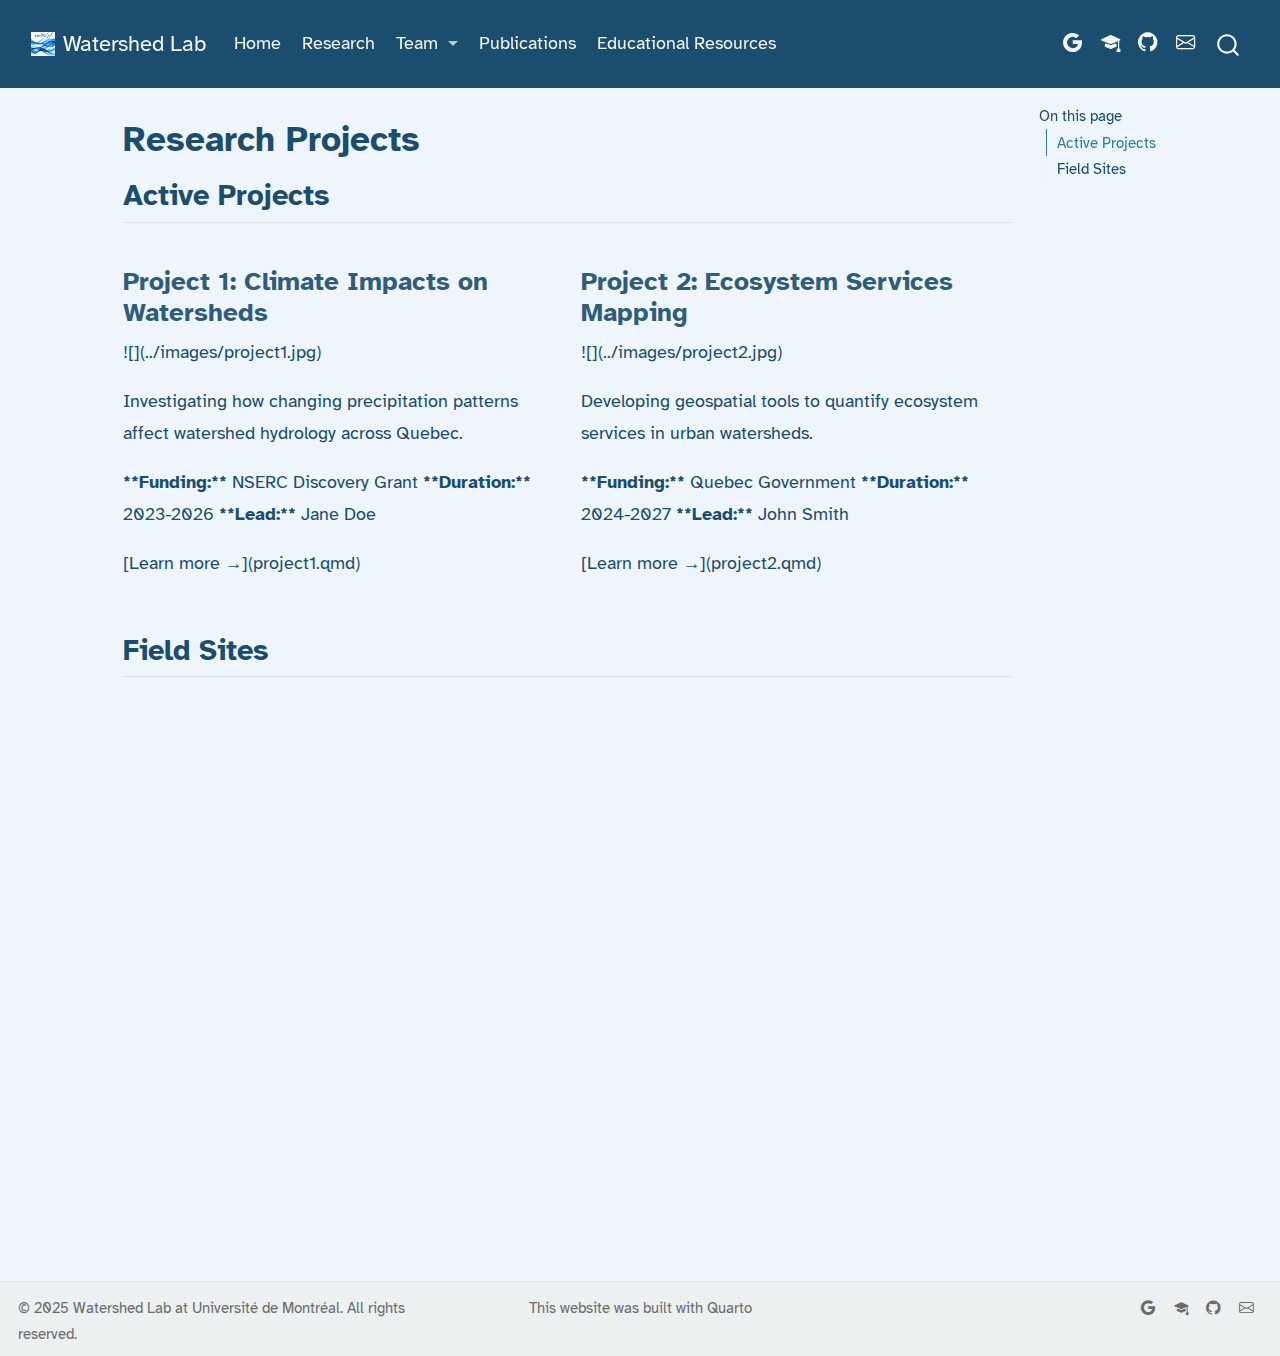
<file: docs/team/alumni/index.html>
<!DOCTYPE html>
<html xmlns="http://www.w3.org/1999/xhtml" lang="en" xml:lang="en"><head>

<meta charset="utf-8">
<meta name="generator" content="quarto-1.8.26">

<meta name="viewport" content="width=device-width, initial-scale=1.0, user-scalable=yes">


<title>Research Projects – Watershed Lab</title>
<style>
code{white-space: pre-wrap;}
span.smallcaps{font-variant: small-caps;}
div.columns{display: flex; gap: min(4vw, 1.5em);}
div.column{flex: auto; overflow-x: auto;}
div.hanging-indent{margin-left: 1.5em; text-indent: -1.5em;}
ul.task-list{list-style: none;}
ul.task-list li input[type="checkbox"] {
  width: 0.8em;
  margin: 0 0.8em 0.2em -1em; /* quarto-specific, see https://github.com/quarto-dev/quarto-cli/issues/4556 */ 
  vertical-align: middle;
}
</style>


<script src="../../site_libs/quarto-nav/quarto-nav.js"></script>
<script src="../../site_libs/quarto-nav/headroom.min.js"></script>
<script src="../../site_libs/clipboard/clipboard.min.js"></script>
<script src="../../site_libs/quarto-search/autocomplete.umd.js"></script>
<script src="../../site_libs/quarto-search/fuse.min.js"></script>
<script src="../../site_libs/quarto-search/quarto-search.js"></script>
<meta name="quarto:offset" content="../../">
<link href="../../images/temporary_logo.png" rel="icon" type="image/png">
<script src="../../site_libs/quarto-html/quarto.js" type="module"></script>
<script src="../../site_libs/quarto-html/tabsets/tabsets.js" type="module"></script>
<script src="../../site_libs/quarto-html/axe/axe-check.js" type="module"></script>
<script src="../../site_libs/quarto-html/popper.min.js"></script>
<script src="../../site_libs/quarto-html/tippy.umd.min.js"></script>
<script src="../../site_libs/quarto-html/anchor.min.js"></script>
<link href="../../site_libs/quarto-html/tippy.css" rel="stylesheet">
<link href="../../site_libs/quarto-html/quarto-syntax-highlighting-597958c53c93a607afca12fd375c57ed.css" rel="stylesheet" id="quarto-text-highlighting-styles">
<script src="../../site_libs/bootstrap/bootstrap.min.js"></script>
<link href="../../site_libs/bootstrap/bootstrap-icons.css" rel="stylesheet">
<link href="../../site_libs/bootstrap/bootstrap-74ae46bdac8f0d1e77246eab0d84a712.min.css" rel="stylesheet" append-hash="true" id="quarto-bootstrap" data-mode="light">
<script id="quarto-search-options" type="application/json">{
  "location": "navbar",
  "copy-button": false,
  "collapse-after": 3,
  "panel-placement": "end",
  "type": "overlay",
  "limit": 50,
  "keyboard-shortcut": [
    "f",
    "/",
    "s"
  ],
  "show-item-context": false,
  "language": {
    "search-no-results-text": "No results",
    "search-matching-documents-text": "matching documents",
    "search-copy-link-title": "Copy link to search",
    "search-hide-matches-text": "Hide additional matches",
    "search-more-match-text": "more match in this document",
    "search-more-matches-text": "more matches in this document",
    "search-clear-button-title": "Clear",
    "search-text-placeholder": "",
    "search-detached-cancel-button-title": "Cancel",
    "search-submit-button-title": "Submit",
    "search-label": "Search"
  }
}</script>
<style>html{ scroll-behavior: smooth; }</style>


</head>

<body class="nav-fixed quarto-light">

<div id="quarto-search-results"></div>
  <header id="quarto-header" class="headroom fixed-top">
    <nav class="navbar navbar-expand-lg " data-bs-theme="dark">
      <div class="navbar-container container-fluid">
      <div class="navbar-brand-container mx-auto">
    <a href="../../index.html" class="navbar-brand navbar-brand-logo">
    <img src="../../images/temporary_logo.png" alt="" class="navbar-logo light-content">
    <img src="../../images/temporary_logo.png" alt="" class="navbar-logo dark-content">
    </a>
    <a class="navbar-brand" href="../../index.html">
    <span class="navbar-title">Watershed Lab</span>
    </a>
  </div>
            <div id="quarto-search" class="" title="Search"></div>
          <button class="navbar-toggler" type="button" data-bs-toggle="collapse" data-bs-target="#navbarCollapse" aria-controls="navbarCollapse" role="menu" aria-expanded="false" aria-label="Toggle navigation" onclick="if (window.quartoToggleHeadroom) { window.quartoToggleHeadroom(); }">
  <span class="navbar-toggler-icon"></span>
</button>
          <div class="collapse navbar-collapse" id="navbarCollapse">
            <ul class="navbar-nav navbar-nav-scroll me-auto">
  <li class="nav-item">
    <a class="nav-link" href="../../index.html"> 
<span class="menu-text">Home</span></a>
  </li>  
  <li class="nav-item">
    <a class="nav-link" href="../../research/research.html"> 
<span class="menu-text">Research</span></a>
  </li>  
  <li class="nav-item dropdown ">
    <a class="nav-link dropdown-toggle" href="#" id="nav-menu-team" role="link" data-bs-toggle="dropdown" aria-expanded="false">
 <span class="menu-text">Team</span>
    </a>
    <ul class="dropdown-menu" aria-labelledby="nav-menu-team">    
        <li>
    <a class="dropdown-item" href="../../team/PI/PI.html">
 <span class="dropdown-text">PI | Audrey</span></a>
  </li>  
        <li>
    <a class="dropdown-item" href="../../team/members/members.html">
 <span class="dropdown-text">Members</span></a>
  </li>  
    </ul>
  </li>
  <li class="nav-item">
    <a class="nav-link" href="../../publications/publications.html"> 
<span class="menu-text">Publications</span></a>
  </li>  
  <li class="nav-item">
    <a class="nav-link" href="../../ressources/ressources.html"> 
<span class="menu-text">Educational Resources</span></a>
  </li>  
</ul>
            <ul class="navbar-nav navbar-nav-scroll ms-auto">
  <li class="nav-item compact">
    <a class="nav-link" href="https://scholar.google.com/citations?user=3rr3LlwAAAAJ&amp;hl=en"> <i class="bi bi-google" role="img">
</i> 
<span class="menu-text"></span></a>
  </li>  
  <li class="nav-item compact">
    <a class="nav-link" href="https://recherche.umontreal.ca/en/chercheur/is/in36574/"> <i class="bi bi-mortarboard-fill" role="img">
</i> 
<span class="menu-text"></span></a>
  </li>  
  <li class="nav-item compact">
    <a class="nav-link" href="https://github.com/audreycampeau"> <i class="bi bi-github" role="img">
</i> 
<span class="menu-text"></span></a>
  </li>  
  <li class="nav-item compact">
    <a class="nav-link" href="mailto:audrey.campeau@umontreal.ca"> <i class="bi bi-envelope" role="img">
</i> 
<span class="menu-text"></span></a>
  </li>  
</ul>
          </div> <!-- /navcollapse -->
            <div class="quarto-navbar-tools">
</div>
      </div> <!-- /container-fluid -->
    </nav>
</header>
<!-- content -->
<div id="quarto-content" class="quarto-container page-columns page-rows-contents page-layout-article page-navbar">
<!-- sidebar -->
<!-- margin-sidebar -->
    <div id="quarto-margin-sidebar" class="sidebar margin-sidebar">
        <nav id="TOC" role="doc-toc" class="toc-active">
    <h2 id="toc-title">On this page</h2>
   
  <ul>
  <li><a href="#active-projects" id="toc-active-projects" class="nav-link active" data-scroll-target="#active-projects">Active Projects</a></li>
  <li><a href="#field-sites" id="toc-field-sites" class="nav-link" data-scroll-target="#field-sites">Field Sites</a></li>
  </ul>
</nav>
    </div>
<!-- main -->
<main class="content" id="quarto-document-content">

<header id="title-block-header" class="quarto-title-block default">
<div class="quarto-title">
<h1 class="title">Research Projects</h1>
</div>



<div class="quarto-title-meta">

    
  
    
  </div>
  


</header>


<section id="active-projects" class="level2">
<h2 class="anchored" data-anchor-id="active-projects">Active Projects</h2>
<div class="grid">
<section id="project-1-climate-impacts-on-watersheds" class="level3 g-col-6">
<h3 class="anchored" data-anchor-id="project-1-climate-impacts-on-watersheds">Project 1: Climate Impacts on Watersheds</h3>
<p>![](../images/project1.jpg)</p>
<p>Investigating how changing precipitation patterns affect watershed hydrology across Quebec.</p>
<p><strong>**Funding:**</strong> NSERC Discovery Grant <strong>**Duration:**</strong> 2023-2026 <strong>**Lead:**</strong> Jane Doe</p>
<p>[Learn more →](project1.qmd)</p>
</section>
<section id="project-2-ecosystem-services-mapping" class="level3 g-col-6">
<h3 class="anchored" data-anchor-id="project-2-ecosystem-services-mapping">Project 2: Ecosystem Services Mapping</h3>
<p>![](../images/project2.jpg)</p>
<p>Developing geospatial tools to quantify ecosystem services in urban watersheds.</p>
<p><strong>**Funding:**</strong> Quebec Government <strong>**Duration:**</strong> 2024-2027 <strong>**Lead:**</strong> John Smith</p>
<p>[Learn more →](project2.qmd)</p>
</section>
</div>
</section>
<section id="field-sites" class="level2">
<h2 class="anchored" data-anchor-id="field-sites">Field Sites</h2>
<iframe src="https://www.google.ca/maps/d/edit?mid=1CkgXsz_RnwBhu3fuFGAUrb8hB-nOmpE&amp;ll=45.98854440917971%2C-74.01099000000002&amp;z=17" width="100%" height="480" style="border:0;" allowfullscreen="">
</iframe>


</section>

</main> <!-- /main -->
<script id="quarto-html-after-body" type="application/javascript">
  window.document.addEventListener("DOMContentLoaded", function (event) {
    const icon = "";
    const anchorJS = new window.AnchorJS();
    anchorJS.options = {
      placement: 'right',
      icon: icon
    };
    anchorJS.add('.anchored');
    const isCodeAnnotation = (el) => {
      for (const clz of el.classList) {
        if (clz.startsWith('code-annotation-')) {                     
          return true;
        }
      }
      return false;
    }
    const onCopySuccess = function(e) {
      // button target
      const button = e.trigger;
      // don't keep focus
      button.blur();
      // flash "checked"
      button.classList.add('code-copy-button-checked');
      var currentTitle = button.getAttribute("title");
      button.setAttribute("title", "Copied!");
      let tooltip;
      if (window.bootstrap) {
        button.setAttribute("data-bs-toggle", "tooltip");
        button.setAttribute("data-bs-placement", "left");
        button.setAttribute("data-bs-title", "Copied!");
        tooltip = new bootstrap.Tooltip(button, 
          { trigger: "manual", 
            customClass: "code-copy-button-tooltip",
            offset: [0, -8]});
        tooltip.show();    
      }
      setTimeout(function() {
        if (tooltip) {
          tooltip.hide();
          button.removeAttribute("data-bs-title");
          button.removeAttribute("data-bs-toggle");
          button.removeAttribute("data-bs-placement");
        }
        button.setAttribute("title", currentTitle);
        button.classList.remove('code-copy-button-checked');
      }, 1000);
      // clear code selection
      e.clearSelection();
    }
    const getTextToCopy = function(trigger) {
      const outerScaffold = trigger.parentElement.cloneNode(true);
      const codeEl = outerScaffold.querySelector('code');
      for (const childEl of codeEl.children) {
        if (isCodeAnnotation(childEl)) {
          childEl.remove();
        }
      }
      return codeEl.innerText;
    }
    const clipboard = new window.ClipboardJS('.code-copy-button:not([data-in-quarto-modal])', {
      text: getTextToCopy
    });
    clipboard.on('success', onCopySuccess);
    if (window.document.getElementById('quarto-embedded-source-code-modal')) {
      const clipboardModal = new window.ClipboardJS('.code-copy-button[data-in-quarto-modal]', {
        text: getTextToCopy,
        container: window.document.getElementById('quarto-embedded-source-code-modal')
      });
      clipboardModal.on('success', onCopySuccess);
    }
      var localhostRegex = new RegExp(/^(?:http|https):\/\/localhost\:?[0-9]*\//);
      var mailtoRegex = new RegExp(/^mailto:/);
        var filterRegex = new RegExp('/' + window.location.host + '/');
      var isInternal = (href) => {
          return filterRegex.test(href) || localhostRegex.test(href) || mailtoRegex.test(href);
      }
      // Inspect non-navigation links and adorn them if external
     var links = window.document.querySelectorAll('a[href]:not(.nav-link):not(.navbar-brand):not(.toc-action):not(.sidebar-link):not(.sidebar-item-toggle):not(.pagination-link):not(.no-external):not([aria-hidden]):not(.dropdown-item):not(.quarto-navigation-tool):not(.about-link)');
      for (var i=0; i<links.length; i++) {
        const link = links[i];
        if (!isInternal(link.href)) {
          // undo the damage that might have been done by quarto-nav.js in the case of
          // links that we want to consider external
          if (link.dataset.originalHref !== undefined) {
            link.href = link.dataset.originalHref;
          }
            // target, if specified
            link.setAttribute("target", "_blank");
            if (link.getAttribute("rel") === null) {
              link.setAttribute("rel", "noopener");
            }
        }
      }
    function tippyHover(el, contentFn, onTriggerFn, onUntriggerFn) {
      const config = {
        allowHTML: true,
        maxWidth: 500,
        delay: 100,
        arrow: false,
        appendTo: function(el) {
            return el.parentElement;
        },
        interactive: true,
        interactiveBorder: 10,
        theme: 'quarto',
        placement: 'bottom-start',
      };
      if (contentFn) {
        config.content = contentFn;
      }
      if (onTriggerFn) {
        config.onTrigger = onTriggerFn;
      }
      if (onUntriggerFn) {
        config.onUntrigger = onUntriggerFn;
      }
      window.tippy(el, config); 
    }
    const noterefs = window.document.querySelectorAll('a[role="doc-noteref"]');
    for (var i=0; i<noterefs.length; i++) {
      const ref = noterefs[i];
      tippyHover(ref, function() {
        // use id or data attribute instead here
        let href = ref.getAttribute('data-footnote-href') || ref.getAttribute('href');
        try { href = new URL(href).hash; } catch {}
        const id = href.replace(/^#\/?/, "");
        const note = window.document.getElementById(id);
        if (note) {
          return note.innerHTML;
        } else {
          return "";
        }
      });
    }
    const xrefs = window.document.querySelectorAll('a.quarto-xref');
    const processXRef = (id, note) => {
      // Strip column container classes
      const stripColumnClz = (el) => {
        el.classList.remove("page-full", "page-columns");
        if (el.children) {
          for (const child of el.children) {
            stripColumnClz(child);
          }
        }
      }
      stripColumnClz(note)
      if (id === null || id.startsWith('sec-')) {
        // Special case sections, only their first couple elements
        const container = document.createElement("div");
        if (note.children && note.children.length > 2) {
          container.appendChild(note.children[0].cloneNode(true));
          for (let i = 1; i < note.children.length; i++) {
            const child = note.children[i];
            if (child.tagName === "P" && child.innerText === "") {
              continue;
            } else {
              container.appendChild(child.cloneNode(true));
              break;
            }
          }
          if (window.Quarto?.typesetMath) {
            window.Quarto.typesetMath(container);
          }
          return container.innerHTML
        } else {
          if (window.Quarto?.typesetMath) {
            window.Quarto.typesetMath(note);
          }
          return note.innerHTML;
        }
      } else {
        // Remove any anchor links if they are present
        const anchorLink = note.querySelector('a.anchorjs-link');
        if (anchorLink) {
          anchorLink.remove();
        }
        if (window.Quarto?.typesetMath) {
          window.Quarto.typesetMath(note);
        }
        if (note.classList.contains("callout")) {
          return note.outerHTML;
        } else {
          return note.innerHTML;
        }
      }
    }
    for (var i=0; i<xrefs.length; i++) {
      const xref = xrefs[i];
      tippyHover(xref, undefined, function(instance) {
        instance.disable();
        let url = xref.getAttribute('href');
        let hash = undefined; 
        if (url.startsWith('#')) {
          hash = url;
        } else {
          try { hash = new URL(url).hash; } catch {}
        }
        if (hash) {
          const id = hash.replace(/^#\/?/, "");
          const note = window.document.getElementById(id);
          if (note !== null) {
            try {
              const html = processXRef(id, note.cloneNode(true));
              instance.setContent(html);
            } finally {
              instance.enable();
              instance.show();
            }
          } else {
            // See if we can fetch this
            fetch(url.split('#')[0])
            .then(res => res.text())
            .then(html => {
              const parser = new DOMParser();
              const htmlDoc = parser.parseFromString(html, "text/html");
              const note = htmlDoc.getElementById(id);
              if (note !== null) {
                const html = processXRef(id, note);
                instance.setContent(html);
              } 
            }).finally(() => {
              instance.enable();
              instance.show();
            });
          }
        } else {
          // See if we can fetch a full url (with no hash to target)
          // This is a special case and we should probably do some content thinning / targeting
          fetch(url)
          .then(res => res.text())
          .then(html => {
            const parser = new DOMParser();
            const htmlDoc = parser.parseFromString(html, "text/html");
            const note = htmlDoc.querySelector('main.content');
            if (note !== null) {
              // This should only happen for chapter cross references
              // (since there is no id in the URL)
              // remove the first header
              if (note.children.length > 0 && note.children[0].tagName === "HEADER") {
                note.children[0].remove();
              }
              const html = processXRef(null, note);
              instance.setContent(html);
            } 
          }).finally(() => {
            instance.enable();
            instance.show();
          });
        }
      }, function(instance) {
      });
    }
        let selectedAnnoteEl;
        const selectorForAnnotation = ( cell, annotation) => {
          let cellAttr = 'data-code-cell="' + cell + '"';
          let lineAttr = 'data-code-annotation="' +  annotation + '"';
          const selector = 'span[' + cellAttr + '][' + lineAttr + ']';
          return selector;
        }
        const selectCodeLines = (annoteEl) => {
          const doc = window.document;
          const targetCell = annoteEl.getAttribute("data-target-cell");
          const targetAnnotation = annoteEl.getAttribute("data-target-annotation");
          const annoteSpan = window.document.querySelector(selectorForAnnotation(targetCell, targetAnnotation));
          const lines = annoteSpan.getAttribute("data-code-lines").split(",");
          const lineIds = lines.map((line) => {
            return targetCell + "-" + line;
          })
          let top = null;
          let height = null;
          let parent = null;
          if (lineIds.length > 0) {
              //compute the position of the single el (top and bottom and make a div)
              const el = window.document.getElementById(lineIds[0]);
              top = el.offsetTop;
              height = el.offsetHeight;
              parent = el.parentElement.parentElement;
            if (lineIds.length > 1) {
              const lastEl = window.document.getElementById(lineIds[lineIds.length - 1]);
              const bottom = lastEl.offsetTop + lastEl.offsetHeight;
              height = bottom - top;
            }
            if (top !== null && height !== null && parent !== null) {
              // cook up a div (if necessary) and position it 
              let div = window.document.getElementById("code-annotation-line-highlight");
              if (div === null) {
                div = window.document.createElement("div");
                div.setAttribute("id", "code-annotation-line-highlight");
                div.style.position = 'absolute';
                parent.appendChild(div);
              }
              div.style.top = top - 2 + "px";
              div.style.height = height + 4 + "px";
              div.style.left = 0;
              let gutterDiv = window.document.getElementById("code-annotation-line-highlight-gutter");
              if (gutterDiv === null) {
                gutterDiv = window.document.createElement("div");
                gutterDiv.setAttribute("id", "code-annotation-line-highlight-gutter");
                gutterDiv.style.position = 'absolute';
                const codeCell = window.document.getElementById(targetCell);
                const gutter = codeCell.querySelector('.code-annotation-gutter');
                gutter.appendChild(gutterDiv);
              }
              gutterDiv.style.top = top - 2 + "px";
              gutterDiv.style.height = height + 4 + "px";
            }
            selectedAnnoteEl = annoteEl;
          }
        };
        const unselectCodeLines = () => {
          const elementsIds = ["code-annotation-line-highlight", "code-annotation-line-highlight-gutter"];
          elementsIds.forEach((elId) => {
            const div = window.document.getElementById(elId);
            if (div) {
              div.remove();
            }
          });
          selectedAnnoteEl = undefined;
        };
          // Handle positioning of the toggle
      window.addEventListener(
        "resize",
        throttle(() => {
          elRect = undefined;
          if (selectedAnnoteEl) {
            selectCodeLines(selectedAnnoteEl);
          }
        }, 10)
      );
      function throttle(fn, ms) {
      let throttle = false;
      let timer;
        return (...args) => {
          if(!throttle) { // first call gets through
              fn.apply(this, args);
              throttle = true;
          } else { // all the others get throttled
              if(timer) clearTimeout(timer); // cancel #2
              timer = setTimeout(() => {
                fn.apply(this, args);
                timer = throttle = false;
              }, ms);
          }
        };
      }
        // Attach click handler to the DT
        const annoteDls = window.document.querySelectorAll('dt[data-target-cell]');
        for (const annoteDlNode of annoteDls) {
          annoteDlNode.addEventListener('click', (event) => {
            const clickedEl = event.target;
            if (clickedEl !== selectedAnnoteEl) {
              unselectCodeLines();
              const activeEl = window.document.querySelector('dt[data-target-cell].code-annotation-active');
              if (activeEl) {
                activeEl.classList.remove('code-annotation-active');
              }
              selectCodeLines(clickedEl);
              clickedEl.classList.add('code-annotation-active');
            } else {
              // Unselect the line
              unselectCodeLines();
              clickedEl.classList.remove('code-annotation-active');
            }
          });
        }
    const findCites = (el) => {
      const parentEl = el.parentElement;
      if (parentEl) {
        const cites = parentEl.dataset.cites;
        if (cites) {
          return {
            el,
            cites: cites.split(' ')
          };
        } else {
          return findCites(el.parentElement)
        }
      } else {
        return undefined;
      }
    };
    var bibliorefs = window.document.querySelectorAll('a[role="doc-biblioref"]');
    for (var i=0; i<bibliorefs.length; i++) {
      const ref = bibliorefs[i];
      const citeInfo = findCites(ref);
      if (citeInfo) {
        tippyHover(citeInfo.el, function() {
          var popup = window.document.createElement('div');
          citeInfo.cites.forEach(function(cite) {
            var citeDiv = window.document.createElement('div');
            citeDiv.classList.add('hanging-indent');
            citeDiv.classList.add('csl-entry');
            var biblioDiv = window.document.getElementById('ref-' + cite);
            if (biblioDiv) {
              citeDiv.innerHTML = biblioDiv.innerHTML;
            }
            popup.appendChild(citeDiv);
          });
          return popup.innerHTML;
        });
      }
    }
  });
  </script>
</div> <!-- /content -->
<footer class="footer">
  <div class="nav-footer">
    <div class="nav-footer-left">
<p>© 2025 Watershed Lab at Université de Montréal. All rights reserved.</p>
</div>   
    <div class="nav-footer-center">
<p>This website was built with <a href="https://quarto.org">Quarto</a></p>
</div>
    <div class="nav-footer-right">
      <ul class="footer-items list-unstyled">
    <li class="nav-item compact">
    <a class="nav-link" href="https://scholar.google.com/citations?user=3rr3LlwAAAAJ&amp;hl=en">
      <i class="bi bi-google" role="img">
</i> 
    </a>
  </li>  
    <li class="nav-item compact">
    <a class="nav-link" href="https://recherche.umontreal.ca/en/chercheur/is/in36574/">
      <i class="bi bi-mortarboard-fill" role="img">
</i> 
    </a>
  </li>  
    <li class="nav-item compact">
    <a class="nav-link" href="https://github.com/audreycampeau">
      <i class="bi bi-github" role="img">
</i> 
    </a>
  </li>  
    <li class="nav-item compact">
    <a class="nav-link" href="mailto:audrey.campeau@umontreal.ca">
      <i class="bi bi-envelope" role="img">
</i> 
    </a>
  </li>  
</ul>
    </div>
  </div>
</footer>




<script src="../../site_libs/quarto-html/zenscroll-min.js"></script>
</body></html>
</file>
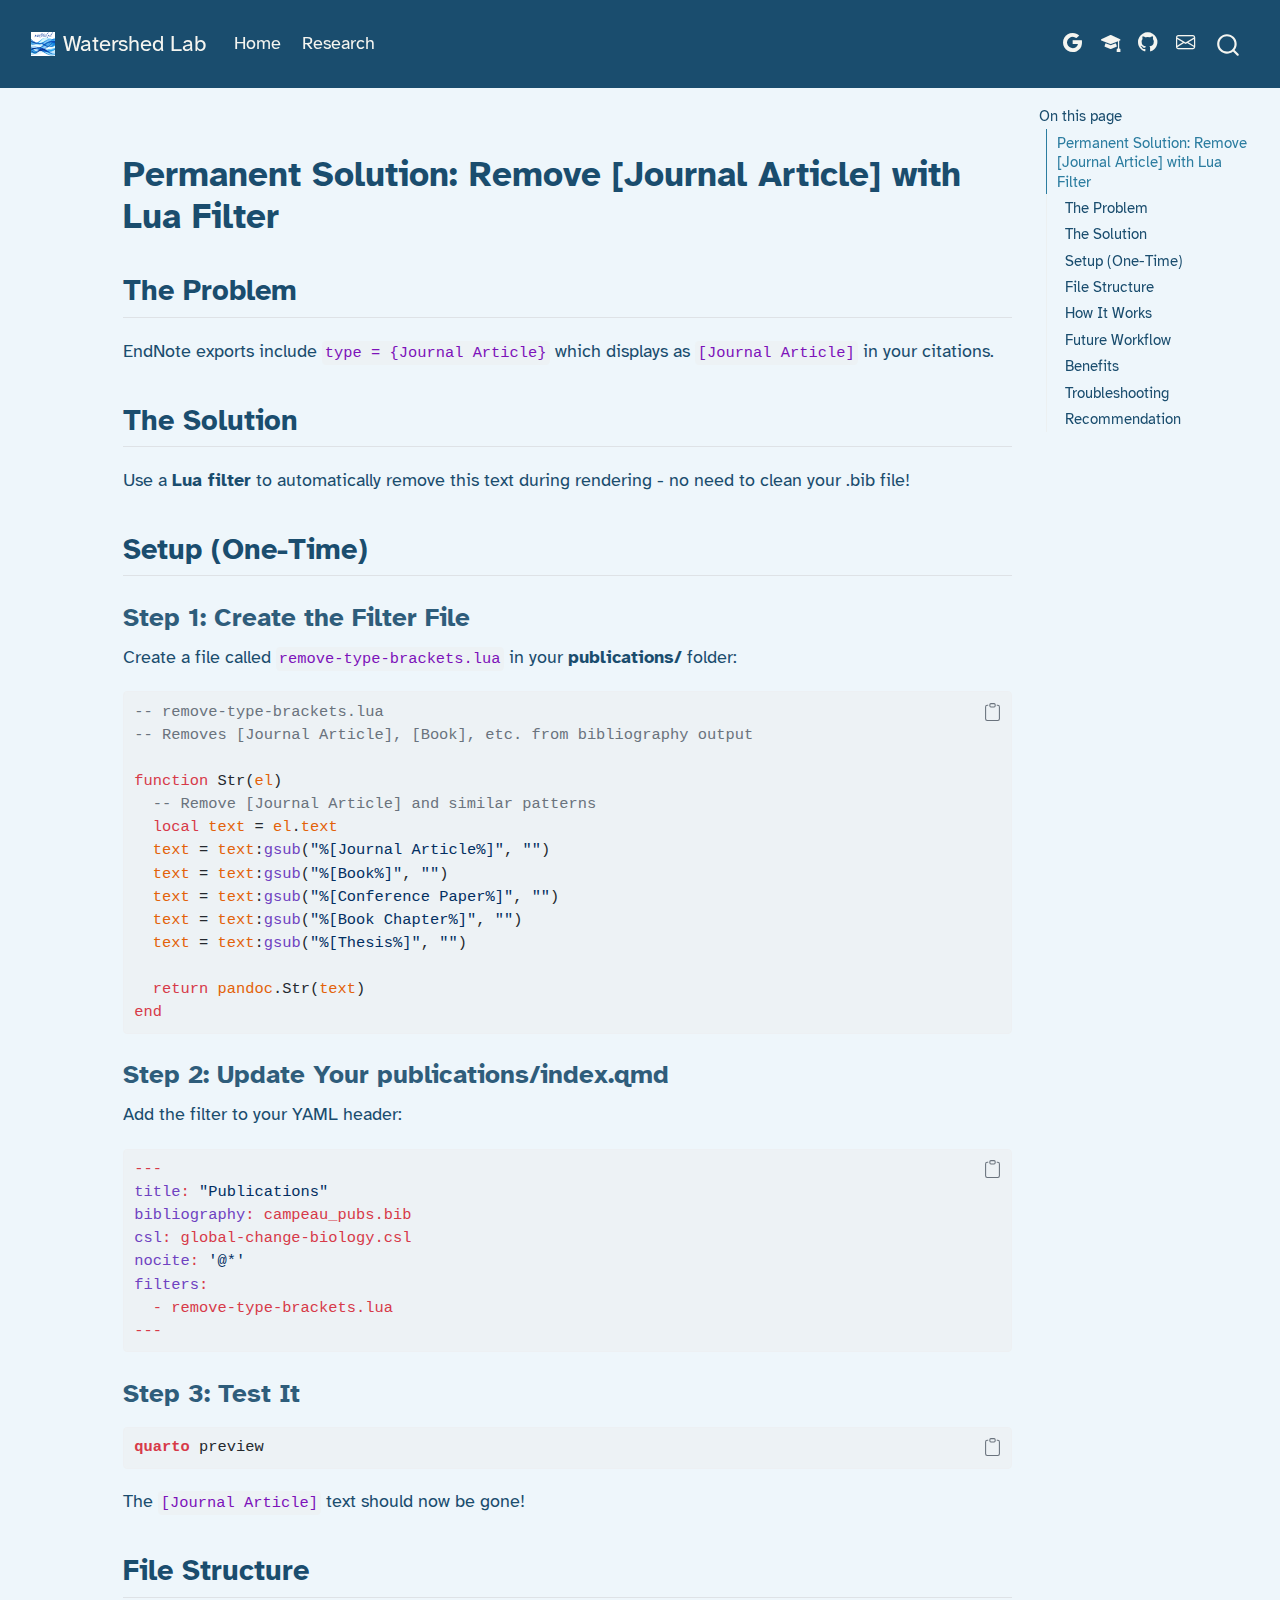
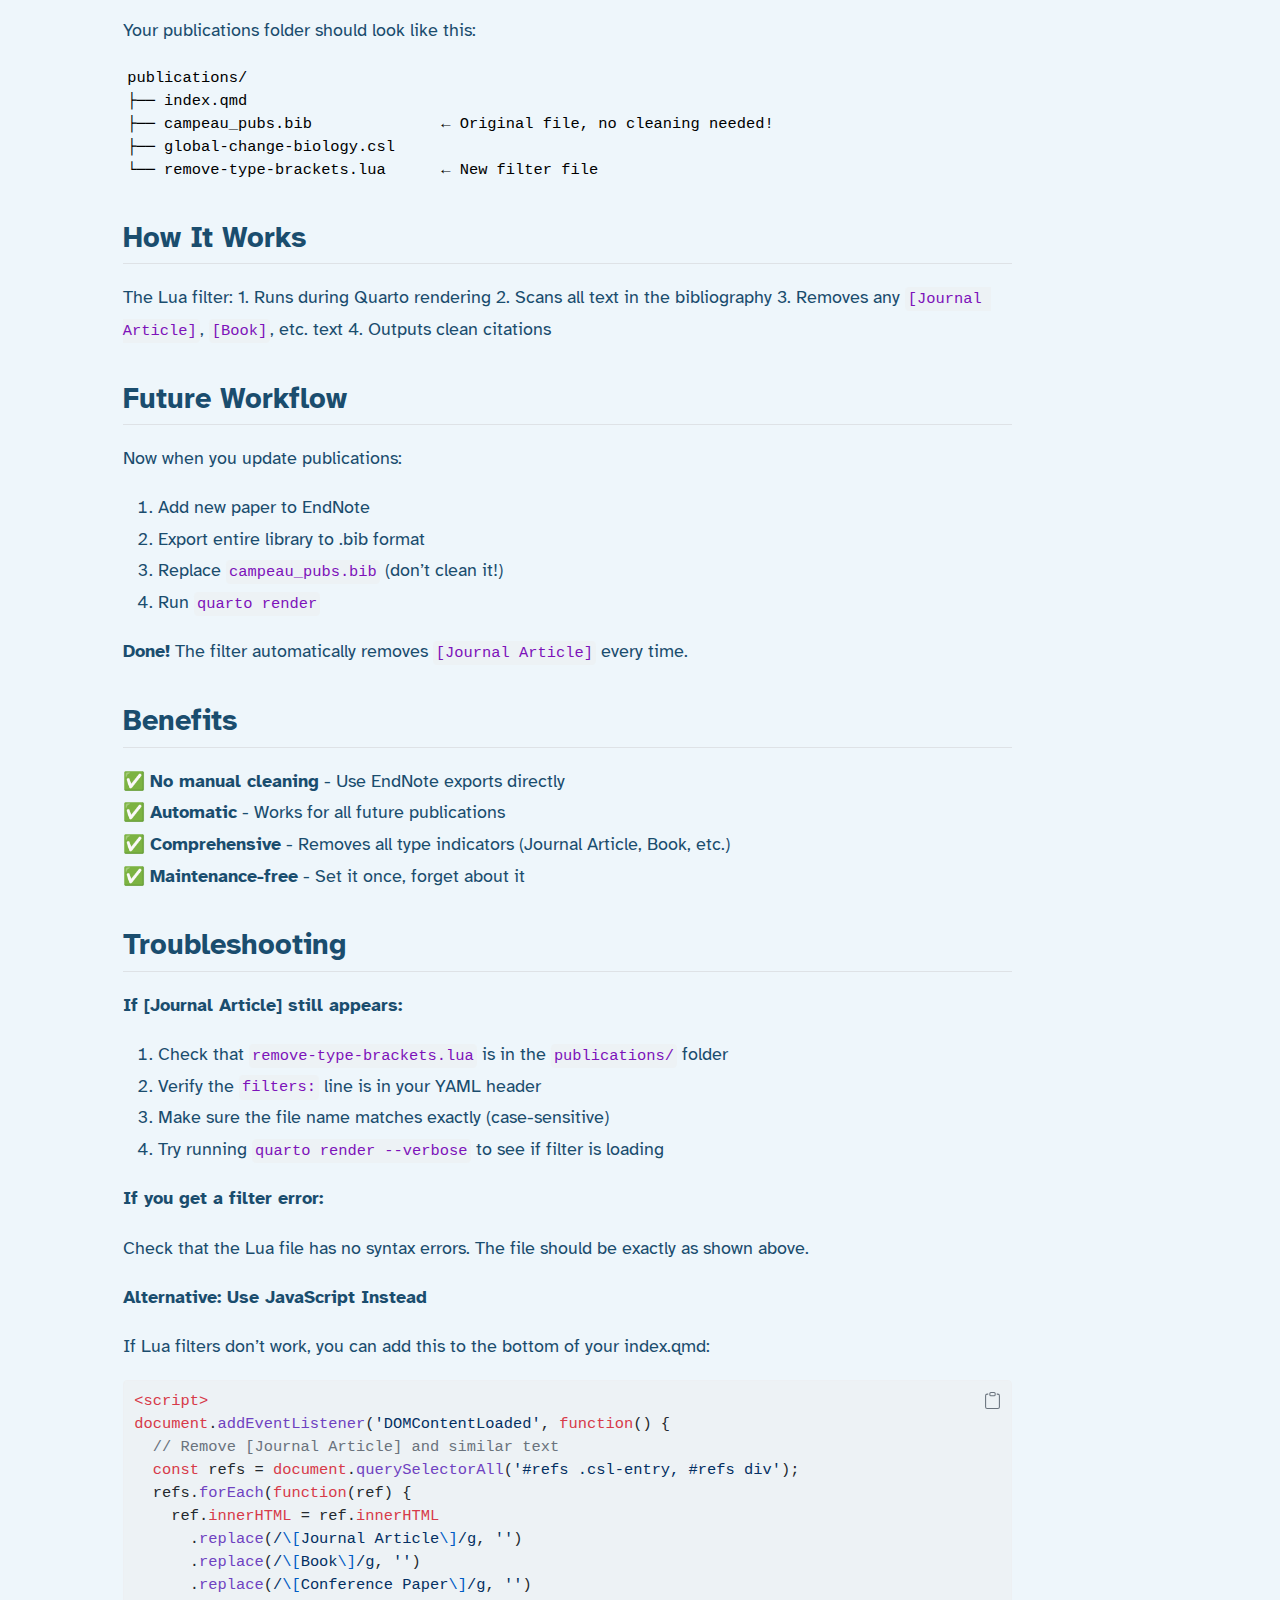
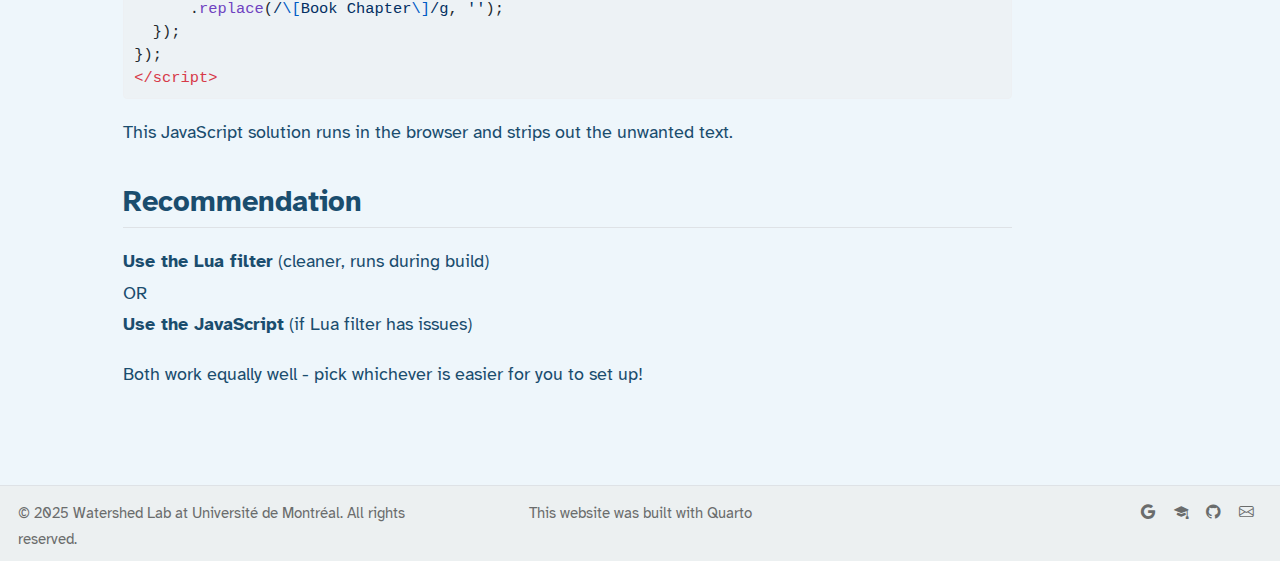
<file: docs/publications/LUA_FILTER_SETUP.html>
<!DOCTYPE html>
<html xmlns="http://www.w3.org/1999/xhtml" lang="en" xml:lang="en"><head>

<meta charset="utf-8">
<meta name="generator" content="quarto-1.8.26">

<meta name="viewport" content="width=device-width, initial-scale=1.0, user-scalable=yes">


<title>lua_filter_setup – Watershed Lab</title>
<style>
code{white-space: pre-wrap;}
span.smallcaps{font-variant: small-caps;}
div.columns{display: flex; gap: min(4vw, 1.5em);}
div.column{flex: auto; overflow-x: auto;}
div.hanging-indent{margin-left: 1.5em; text-indent: -1.5em;}
ul.task-list{list-style: none;}
ul.task-list li input[type="checkbox"] {
  width: 0.8em;
  margin: 0 0.8em 0.2em -1em; /* quarto-specific, see https://github.com/quarto-dev/quarto-cli/issues/4556 */ 
  vertical-align: middle;
}
/* CSS for syntax highlighting */
html { -webkit-text-size-adjust: 100%; }
pre > code.sourceCode { white-space: pre; position: relative; }
pre > code.sourceCode > span { display: inline-block; line-height: 1.25; }
pre > code.sourceCode > span:empty { height: 1.2em; }
.sourceCode { overflow: visible; }
code.sourceCode > span { color: inherit; text-decoration: inherit; }
div.sourceCode { margin: 1em 0; }
pre.sourceCode { margin: 0; }
@media screen {
div.sourceCode { overflow: auto; }
}
@media print {
pre > code.sourceCode { white-space: pre-wrap; }
pre > code.sourceCode > span { text-indent: -5em; padding-left: 5em; }
}
pre.numberSource code
  { counter-reset: source-line 0; }
pre.numberSource code > span
  { position: relative; left: -4em; counter-increment: source-line; }
pre.numberSource code > span > a:first-child::before
  { content: counter(source-line);
    position: relative; left: -1em; text-align: right; vertical-align: baseline;
    border: none; display: inline-block;
    -webkit-touch-callout: none; -webkit-user-select: none;
    -khtml-user-select: none; -moz-user-select: none;
    -ms-user-select: none; user-select: none;
    padding: 0 4px; width: 4em;
  }
pre.numberSource { margin-left: 3em;  padding-left: 4px; }
div.sourceCode
  {   }
@media screen {
pre > code.sourceCode > span > a:first-child::before { text-decoration: underline; }
}
</style>


<script src="../site_libs/quarto-nav/quarto-nav.js"></script>
<script src="../site_libs/quarto-nav/headroom.min.js"></script>
<script src="../site_libs/clipboard/clipboard.min.js"></script>
<script src="../site_libs/quarto-search/autocomplete.umd.js"></script>
<script src="../site_libs/quarto-search/fuse.min.js"></script>
<script src="../site_libs/quarto-search/quarto-search.js"></script>
<meta name="quarto:offset" content="../">
<link href="../images/temporary_logo.png" rel="icon" type="image/png">
<script src="../site_libs/quarto-html/quarto.js" type="module"></script>
<script src="../site_libs/quarto-html/tabsets/tabsets.js" type="module"></script>
<script src="../site_libs/quarto-html/axe/axe-check.js" type="module"></script>
<script src="../site_libs/quarto-html/popper.min.js"></script>
<script src="../site_libs/quarto-html/tippy.umd.min.js"></script>
<script src="../site_libs/quarto-html/anchor.min.js"></script>
<link href="../site_libs/quarto-html/tippy.css" rel="stylesheet">
<link href="../site_libs/quarto-html/quarto-syntax-highlighting-597958c53c93a607afca12fd375c57ed.css" rel="stylesheet" id="quarto-text-highlighting-styles">
<script src="../site_libs/bootstrap/bootstrap.min.js"></script>
<link href="../site_libs/bootstrap/bootstrap-icons.css" rel="stylesheet">
<link href="../site_libs/bootstrap/bootstrap-74ae46bdac8f0d1e77246eab0d84a712.min.css" rel="stylesheet" append-hash="true" id="quarto-bootstrap" data-mode="light">
<script id="quarto-search-options" type="application/json">{
  "location": "navbar",
  "copy-button": false,
  "collapse-after": 3,
  "panel-placement": "end",
  "type": "overlay",
  "limit": 50,
  "keyboard-shortcut": [
    "f",
    "/",
    "s"
  ],
  "show-item-context": false,
  "language": {
    "search-no-results-text": "No results",
    "search-matching-documents-text": "matching documents",
    "search-copy-link-title": "Copy link to search",
    "search-hide-matches-text": "Hide additional matches",
    "search-more-match-text": "more match in this document",
    "search-more-matches-text": "more matches in this document",
    "search-clear-button-title": "Clear",
    "search-text-placeholder": "",
    "search-detached-cancel-button-title": "Cancel",
    "search-submit-button-title": "Submit",
    "search-label": "Search"
  }
}</script>
<style>html{ scroll-behavior: smooth; }</style>


</head>

<body class="nav-fixed quarto-light">

<div id="quarto-search-results"></div>
  <header id="quarto-header" class="headroom fixed-top">
    <nav class="navbar navbar-expand-lg " data-bs-theme="dark">
      <div class="navbar-container container-fluid">
      <div class="navbar-brand-container mx-auto">
    <a href="../index.html" class="navbar-brand navbar-brand-logo">
    <img src="../images/temporary_logo.png" alt="" class="navbar-logo light-content">
    <img src="../images/temporary_logo.png" alt="" class="navbar-logo dark-content">
    </a>
    <a class="navbar-brand" href="../index.html">
    <span class="navbar-title">Watershed Lab</span>
    </a>
  </div>
            <div id="quarto-search" class="" title="Search"></div>
          <button class="navbar-toggler" type="button" data-bs-toggle="collapse" data-bs-target="#navbarCollapse" aria-controls="navbarCollapse" role="menu" aria-expanded="false" aria-label="Toggle navigation" onclick="if (window.quartoToggleHeadroom) { window.quartoToggleHeadroom(); }">
  <span class="navbar-toggler-icon"></span>
</button>
          <div class="collapse navbar-collapse" id="navbarCollapse">
            <ul class="navbar-nav navbar-nav-scroll me-auto">
  <li class="nav-item">
    <a class="nav-link" href="../index.html"> 
<span class="menu-text">Home</span></a>
  </li>  
  <li class="nav-item">
    <a class="nav-link" href="../research/research.html"> 
<span class="menu-text">Research</span></a>
  </li>  
</ul>
            <ul class="navbar-nav navbar-nav-scroll ms-auto">
  <li class="nav-item compact">
    <a class="nav-link" href="https://scholar.google.com/citations?user=3rr3LlwAAAAJ&amp;hl=en"> <i class="bi bi-google" role="img">
</i> 
<span class="menu-text"></span></a>
  </li>  
  <li class="nav-item compact">
    <a class="nav-link" href="https://recherche.umontreal.ca/en/chercheur/is/in36574/"> <i class="bi bi-mortarboard-fill" role="img">
</i> 
<span class="menu-text"></span></a>
  </li>  
  <li class="nav-item compact">
    <a class="nav-link" href="https://github.com/audreycampeau"> <i class="bi bi-github" role="img">
</i> 
<span class="menu-text"></span></a>
  </li>  
  <li class="nav-item compact">
    <a class="nav-link" href="mailto:audrey.campeau@umontreal.ca"> <i class="bi bi-envelope" role="img">
</i> 
<span class="menu-text"></span></a>
  </li>  
</ul>
          </div> <!-- /navcollapse -->
            <div class="quarto-navbar-tools">
</div>
      </div> <!-- /container-fluid -->
    </nav>
</header>
<!-- content -->
<div id="quarto-content" class="quarto-container page-columns page-rows-contents page-layout-article page-navbar">
<!-- sidebar -->
<!-- margin-sidebar -->
    <div id="quarto-margin-sidebar" class="sidebar margin-sidebar">
        <nav id="TOC" role="doc-toc" class="toc-active">
    <h2 id="toc-title">On this page</h2>
   
  <ul>
  <li><a href="#permanent-solution-remove-journal-article-with-lua-filter" id="toc-permanent-solution-remove-journal-article-with-lua-filter" class="nav-link active" data-scroll-target="#permanent-solution-remove-journal-article-with-lua-filter">Permanent Solution: Remove [Journal Article] with Lua Filter</a>
  <ul class="collapse">
  <li><a href="#the-problem" id="toc-the-problem" class="nav-link" data-scroll-target="#the-problem">The Problem</a></li>
  <li><a href="#the-solution" id="toc-the-solution" class="nav-link" data-scroll-target="#the-solution">The Solution</a></li>
  <li><a href="#setup-one-time" id="toc-setup-one-time" class="nav-link" data-scroll-target="#setup-one-time">Setup (One-Time)</a>
  <ul class="collapse">
  <li><a href="#step-1-create-the-filter-file" id="toc-step-1-create-the-filter-file" class="nav-link" data-scroll-target="#step-1-create-the-filter-file">Step 1: Create the Filter File</a></li>
  <li><a href="#step-2-update-your-publicationsindex.qmd" id="toc-step-2-update-your-publicationsindex.qmd" class="nav-link" data-scroll-target="#step-2-update-your-publicationsindex.qmd">Step 2: Update Your publications/index.qmd</a></li>
  <li><a href="#step-3-test-it" id="toc-step-3-test-it" class="nav-link" data-scroll-target="#step-3-test-it">Step 3: Test It</a></li>
  </ul></li>
  <li><a href="#file-structure" id="toc-file-structure" class="nav-link" data-scroll-target="#file-structure">File Structure</a></li>
  <li><a href="#how-it-works" id="toc-how-it-works" class="nav-link" data-scroll-target="#how-it-works">How It Works</a></li>
  <li><a href="#future-workflow" id="toc-future-workflow" class="nav-link" data-scroll-target="#future-workflow">Future Workflow</a></li>
  <li><a href="#benefits" id="toc-benefits" class="nav-link" data-scroll-target="#benefits">Benefits</a></li>
  <li><a href="#troubleshooting" id="toc-troubleshooting" class="nav-link" data-scroll-target="#troubleshooting">Troubleshooting</a></li>
  <li><a href="#recommendation" id="toc-recommendation" class="nav-link" data-scroll-target="#recommendation">Recommendation</a></li>
  </ul></li>
  </ul>
</nav>
    </div>
<!-- main -->
<main class="content" id="quarto-document-content"><header id="title-block-header" class="quarto-title-block"></header>




<section id="permanent-solution-remove-journal-article-with-lua-filter" class="level1">
<h1>Permanent Solution: Remove [Journal Article] with Lua Filter</h1>
<section id="the-problem" class="level2">
<h2 class="anchored" data-anchor-id="the-problem">The Problem</h2>
<p>EndNote exports include <code>type = {Journal Article}</code> which displays as <code>[Journal Article]</code> in your citations.</p>
</section>
<section id="the-solution" class="level2">
<h2 class="anchored" data-anchor-id="the-solution">The Solution</h2>
<p>Use a <strong>Lua filter</strong> to automatically remove this text during rendering - no need to clean your .bib file!</p>
</section>
<section id="setup-one-time" class="level2">
<h2 class="anchored" data-anchor-id="setup-one-time">Setup (One-Time)</h2>
<section id="step-1-create-the-filter-file" class="level3">
<h3 class="anchored" data-anchor-id="step-1-create-the-filter-file">Step 1: Create the Filter File</h3>
<p>Create a file called <code>remove-type-brackets.lua</code> in your <strong>publications/</strong> folder:</p>
<div class="code-copy-outer-scaffold"><div class="sourceCode" id="cb1"><pre class="sourceCode lua code-with-copy"><code class="sourceCode lua"><span id="cb1-1"><a href="#cb1-1" aria-hidden="true" tabindex="-1"></a><span class="co">-- remove-type-brackets.lua</span></span>
<span id="cb1-2"><a href="#cb1-2" aria-hidden="true" tabindex="-1"></a><span class="co">-- Removes [Journal Article], [Book], etc. from bibliography output</span></span>
<span id="cb1-3"><a href="#cb1-3" aria-hidden="true" tabindex="-1"></a></span>
<span id="cb1-4"><a href="#cb1-4" aria-hidden="true" tabindex="-1"></a><span class="kw">function</span> Str<span class="op">(</span><span class="va">el</span><span class="op">)</span></span>
<span id="cb1-5"><a href="#cb1-5" aria-hidden="true" tabindex="-1"></a>  <span class="co">-- Remove [Journal Article] and similar patterns</span></span>
<span id="cb1-6"><a href="#cb1-6" aria-hidden="true" tabindex="-1"></a>  <span class="kw">local</span> <span class="va">text</span> <span class="op">=</span> <span class="va">el</span><span class="op">.</span><span class="va">text</span></span>
<span id="cb1-7"><a href="#cb1-7" aria-hidden="true" tabindex="-1"></a>  <span class="va">text</span> <span class="op">=</span> <span class="va">text</span><span class="op">:</span><span class="fu">gsub</span><span class="op">(</span><span class="st">"%[Journal Article%]"</span><span class="op">,</span> <span class="st">""</span><span class="op">)</span></span>
<span id="cb1-8"><a href="#cb1-8" aria-hidden="true" tabindex="-1"></a>  <span class="va">text</span> <span class="op">=</span> <span class="va">text</span><span class="op">:</span><span class="fu">gsub</span><span class="op">(</span><span class="st">"%[Book%]"</span><span class="op">,</span> <span class="st">""</span><span class="op">)</span></span>
<span id="cb1-9"><a href="#cb1-9" aria-hidden="true" tabindex="-1"></a>  <span class="va">text</span> <span class="op">=</span> <span class="va">text</span><span class="op">:</span><span class="fu">gsub</span><span class="op">(</span><span class="st">"%[Conference Paper%]"</span><span class="op">,</span> <span class="st">""</span><span class="op">)</span></span>
<span id="cb1-10"><a href="#cb1-10" aria-hidden="true" tabindex="-1"></a>  <span class="va">text</span> <span class="op">=</span> <span class="va">text</span><span class="op">:</span><span class="fu">gsub</span><span class="op">(</span><span class="st">"%[Book Chapter%]"</span><span class="op">,</span> <span class="st">""</span><span class="op">)</span></span>
<span id="cb1-11"><a href="#cb1-11" aria-hidden="true" tabindex="-1"></a>  <span class="va">text</span> <span class="op">=</span> <span class="va">text</span><span class="op">:</span><span class="fu">gsub</span><span class="op">(</span><span class="st">"%[Thesis%]"</span><span class="op">,</span> <span class="st">""</span><span class="op">)</span></span>
<span id="cb1-12"><a href="#cb1-12" aria-hidden="true" tabindex="-1"></a>  </span>
<span id="cb1-13"><a href="#cb1-13" aria-hidden="true" tabindex="-1"></a>  <span class="cf">return</span> <span class="va">pandoc</span><span class="op">.</span>Str<span class="op">(</span><span class="va">text</span><span class="op">)</span></span>
<span id="cb1-14"><a href="#cb1-14" aria-hidden="true" tabindex="-1"></a><span class="kw">end</span></span></code></pre></div><button title="Copy to Clipboard" class="code-copy-button"><i class="bi"></i></button></div>
</section>
<section id="step-2-update-your-publicationsindex.qmd" class="level3">
<h3 class="anchored" data-anchor-id="step-2-update-your-publicationsindex.qmd">Step 2: Update Your publications/index.qmd</h3>
<p>Add the filter to your YAML header:</p>
<div class="code-copy-outer-scaffold"><div class="sourceCode" id="cb2"><pre class="sourceCode yaml code-with-copy"><code class="sourceCode yaml"><span id="cb2-1"><a href="#cb2-1" aria-hidden="true" tabindex="-1"></a><span class="pp">---</span></span>
<span id="cb2-2"><a href="#cb2-2" aria-hidden="true" tabindex="-1"></a><span class="fu">title</span><span class="kw">:</span><span class="at"> </span><span class="st">"Publications"</span></span>
<span id="cb2-3"><a href="#cb2-3" aria-hidden="true" tabindex="-1"></a><span class="fu">bibliography</span><span class="kw">:</span><span class="at"> campeau_pubs.bib</span></span>
<span id="cb2-4"><a href="#cb2-4" aria-hidden="true" tabindex="-1"></a><span class="fu">csl</span><span class="kw">:</span><span class="at"> global-change-biology.csl</span></span>
<span id="cb2-5"><a href="#cb2-5" aria-hidden="true" tabindex="-1"></a><span class="fu">nocite</span><span class="kw">:</span><span class="at"> </span><span class="st">'@*'</span></span>
<span id="cb2-6"><a href="#cb2-6" aria-hidden="true" tabindex="-1"></a><span class="fu">filters</span><span class="kw">:</span></span>
<span id="cb2-7"><a href="#cb2-7" aria-hidden="true" tabindex="-1"></a><span class="at">  </span><span class="kw">-</span><span class="at"> remove-type-brackets.lua</span></span>
<span id="cb2-8"><a href="#cb2-8" aria-hidden="true" tabindex="-1"></a><span class="pp">---</span></span></code></pre></div><button title="Copy to Clipboard" class="code-copy-button"><i class="bi"></i></button></div>
</section>
<section id="step-3-test-it" class="level3">
<h3 class="anchored" data-anchor-id="step-3-test-it">Step 3: Test It</h3>
<div class="code-copy-outer-scaffold"><div class="sourceCode" id="cb3"><pre class="sourceCode bash code-with-copy"><code class="sourceCode bash"><span id="cb3-1"><a href="#cb3-1" aria-hidden="true" tabindex="-1"></a><span class="ex">quarto</span> preview</span></code></pre></div><button title="Copy to Clipboard" class="code-copy-button"><i class="bi"></i></button></div>
<p>The <code>[Journal Article]</code> text should now be gone!</p>
</section>
</section>
<section id="file-structure" class="level2">
<h2 class="anchored" data-anchor-id="file-structure">File Structure</h2>
<p>Your publications folder should look like this:</p>
<pre><code>publications/
├── index.qmd
├── campeau_pubs.bib              ← Original file, no cleaning needed!
├── global-change-biology.csl
└── remove-type-brackets.lua      ← New filter file</code></pre>
</section>
<section id="how-it-works" class="level2">
<h2 class="anchored" data-anchor-id="how-it-works">How It Works</h2>
<p>The Lua filter: 1. Runs during Quarto rendering 2. Scans all text in the bibliography 3. Removes any <code>[Journal Article]</code>, <code>[Book]</code>, etc. text 4. Outputs clean citations</p>
</section>
<section id="future-workflow" class="level2">
<h2 class="anchored" data-anchor-id="future-workflow">Future Workflow</h2>
<p>Now when you update publications:</p>
<ol type="1">
<li>Add new paper to EndNote</li>
<li>Export entire library to .bib format</li>
<li>Replace <code>campeau_pubs.bib</code> (don’t clean it!)</li>
<li>Run <code>quarto render</code></li>
</ol>
<p><strong>Done!</strong> The filter automatically removes <code>[Journal Article]</code> every time.</p>
</section>
<section id="benefits" class="level2">
<h2 class="anchored" data-anchor-id="benefits">Benefits</h2>
<p>✅ <strong>No manual cleaning</strong> - Use EndNote exports directly<br>
✅ <strong>Automatic</strong> - Works for all future publications<br>
✅ <strong>Comprehensive</strong> - Removes all type indicators (Journal Article, Book, etc.)<br>
✅ <strong>Maintenance-free</strong> - Set it once, forget about it</p>
</section>
<section id="troubleshooting" class="level2">
<h2 class="anchored" data-anchor-id="troubleshooting">Troubleshooting</h2>
<p><strong>If [Journal Article] still appears:</strong></p>
<ol type="1">
<li>Check that <code>remove-type-brackets.lua</code> is in the <code>publications/</code> folder</li>
<li>Verify the <code>filters:</code> line is in your YAML header</li>
<li>Make sure the file name matches exactly (case-sensitive)</li>
<li>Try running <code>quarto render --verbose</code> to see if filter is loading</li>
</ol>
<p><strong>If you get a filter error:</strong></p>
<p>Check that the Lua file has no syntax errors. The file should be exactly as shown above.</p>
<p><strong>Alternative: Use JavaScript Instead</strong></p>
<p>If Lua filters don’t work, you can add this to the bottom of your index.qmd:</p>
<div class="code-copy-outer-scaffold"><div class="sourceCode" id="cb5"><pre class="sourceCode html code-with-copy"><code class="sourceCode html"><span id="cb5-1"><a href="#cb5-1" aria-hidden="true" tabindex="-1"></a><span class="dt">&lt;</span><span class="kw">script</span><span class="dt">&gt;</span></span>
<span id="cb5-2"><a href="#cb5-2" aria-hidden="true" tabindex="-1"></a><span class="bu">document</span><span class="op">.</span><span class="fu">addEventListener</span>(<span class="st">'DOMContentLoaded'</span><span class="op">,</span> <span class="kw">function</span>() {</span>
<span id="cb5-3"><a href="#cb5-3" aria-hidden="true" tabindex="-1"></a>  <span class="co">// Remove [Journal Article] and similar text</span></span>
<span id="cb5-4"><a href="#cb5-4" aria-hidden="true" tabindex="-1"></a>  <span class="kw">const</span> refs <span class="op">=</span> <span class="bu">document</span><span class="op">.</span><span class="fu">querySelectorAll</span>(<span class="st">'#refs .csl-entry, #refs div'</span>)<span class="op">;</span></span>
<span id="cb5-5"><a href="#cb5-5" aria-hidden="true" tabindex="-1"></a>  refs<span class="op">.</span><span class="fu">forEach</span>(<span class="kw">function</span>(ref) {</span>
<span id="cb5-6"><a href="#cb5-6" aria-hidden="true" tabindex="-1"></a>    ref<span class="op">.</span><span class="at">innerHTML</span> <span class="op">=</span> ref<span class="op">.</span><span class="at">innerHTML</span></span>
<span id="cb5-7"><a href="#cb5-7" aria-hidden="true" tabindex="-1"></a>      <span class="op">.</span><span class="fu">replace</span>(<span class="ss">/</span><span class="sc">\[</span><span class="ss">Journal Article</span><span class="sc">\]</span><span class="ss">/g</span><span class="op">,</span> <span class="st">''</span>)</span>
<span id="cb5-8"><a href="#cb5-8" aria-hidden="true" tabindex="-1"></a>      <span class="op">.</span><span class="fu">replace</span>(<span class="ss">/</span><span class="sc">\[</span><span class="ss">Book</span><span class="sc">\]</span><span class="ss">/g</span><span class="op">,</span> <span class="st">''</span>)</span>
<span id="cb5-9"><a href="#cb5-9" aria-hidden="true" tabindex="-1"></a>      <span class="op">.</span><span class="fu">replace</span>(<span class="ss">/</span><span class="sc">\[</span><span class="ss">Conference Paper</span><span class="sc">\]</span><span class="ss">/g</span><span class="op">,</span> <span class="st">''</span>)</span>
<span id="cb5-10"><a href="#cb5-10" aria-hidden="true" tabindex="-1"></a>      <span class="op">.</span><span class="fu">replace</span>(<span class="ss">/</span><span class="sc">\[</span><span class="ss">Book Chapter</span><span class="sc">\]</span><span class="ss">/g</span><span class="op">,</span> <span class="st">''</span>)<span class="op">;</span></span>
<span id="cb5-11"><a href="#cb5-11" aria-hidden="true" tabindex="-1"></a>  })<span class="op">;</span></span>
<span id="cb5-12"><a href="#cb5-12" aria-hidden="true" tabindex="-1"></a>})<span class="op">;</span></span>
<span id="cb5-13"><a href="#cb5-13" aria-hidden="true" tabindex="-1"></a><span class="dt">&lt;/</span><span class="kw">script</span><span class="dt">&gt;</span></span></code></pre></div><button title="Copy to Clipboard" class="code-copy-button"><i class="bi"></i></button></div>
<p>This JavaScript solution runs in the browser and strips out the unwanted text.</p>
</section>
<section id="recommendation" class="level2">
<h2 class="anchored" data-anchor-id="recommendation">Recommendation</h2>
<p><strong>Use the Lua filter</strong> (cleaner, runs during build)<br>
OR<br>
<strong>Use the JavaScript</strong> (if Lua filter has issues)</p>
<p>Both work equally well - pick whichever is easier for you to set up!</p>


</section>
</section>

</main> <!-- /main -->
<script id="quarto-html-after-body" type="application/javascript">
  window.document.addEventListener("DOMContentLoaded", function (event) {
    const icon = "";
    const anchorJS = new window.AnchorJS();
    anchorJS.options = {
      placement: 'right',
      icon: icon
    };
    anchorJS.add('.anchored');
    const isCodeAnnotation = (el) => {
      for (const clz of el.classList) {
        if (clz.startsWith('code-annotation-')) {                     
          return true;
        }
      }
      return false;
    }
    const onCopySuccess = function(e) {
      // button target
      const button = e.trigger;
      // don't keep focus
      button.blur();
      // flash "checked"
      button.classList.add('code-copy-button-checked');
      var currentTitle = button.getAttribute("title");
      button.setAttribute("title", "Copied!");
      let tooltip;
      if (window.bootstrap) {
        button.setAttribute("data-bs-toggle", "tooltip");
        button.setAttribute("data-bs-placement", "left");
        button.setAttribute("data-bs-title", "Copied!");
        tooltip = new bootstrap.Tooltip(button, 
          { trigger: "manual", 
            customClass: "code-copy-button-tooltip",
            offset: [0, -8]});
        tooltip.show();    
      }
      setTimeout(function() {
        if (tooltip) {
          tooltip.hide();
          button.removeAttribute("data-bs-title");
          button.removeAttribute("data-bs-toggle");
          button.removeAttribute("data-bs-placement");
        }
        button.setAttribute("title", currentTitle);
        button.classList.remove('code-copy-button-checked');
      }, 1000);
      // clear code selection
      e.clearSelection();
    }
    const getTextToCopy = function(trigger) {
      const outerScaffold = trigger.parentElement.cloneNode(true);
      const codeEl = outerScaffold.querySelector('code');
      for (const childEl of codeEl.children) {
        if (isCodeAnnotation(childEl)) {
          childEl.remove();
        }
      }
      return codeEl.innerText;
    }
    const clipboard = new window.ClipboardJS('.code-copy-button:not([data-in-quarto-modal])', {
      text: getTextToCopy
    });
    clipboard.on('success', onCopySuccess);
    if (window.document.getElementById('quarto-embedded-source-code-modal')) {
      const clipboardModal = new window.ClipboardJS('.code-copy-button[data-in-quarto-modal]', {
        text: getTextToCopy,
        container: window.document.getElementById('quarto-embedded-source-code-modal')
      });
      clipboardModal.on('success', onCopySuccess);
    }
      var localhostRegex = new RegExp(/^(?:http|https):\/\/localhost\:?[0-9]*\//);
      var mailtoRegex = new RegExp(/^mailto:/);
        var filterRegex = new RegExp('/' + window.location.host + '/');
      var isInternal = (href) => {
          return filterRegex.test(href) || localhostRegex.test(href) || mailtoRegex.test(href);
      }
      // Inspect non-navigation links and adorn them if external
     var links = window.document.querySelectorAll('a[href]:not(.nav-link):not(.navbar-brand):not(.toc-action):not(.sidebar-link):not(.sidebar-item-toggle):not(.pagination-link):not(.no-external):not([aria-hidden]):not(.dropdown-item):not(.quarto-navigation-tool):not(.about-link)');
      for (var i=0; i<links.length; i++) {
        const link = links[i];
        if (!isInternal(link.href)) {
          // undo the damage that might have been done by quarto-nav.js in the case of
          // links that we want to consider external
          if (link.dataset.originalHref !== undefined) {
            link.href = link.dataset.originalHref;
          }
            // target, if specified
            link.setAttribute("target", "_blank");
            if (link.getAttribute("rel") === null) {
              link.setAttribute("rel", "noopener");
            }
        }
      }
    function tippyHover(el, contentFn, onTriggerFn, onUntriggerFn) {
      const config = {
        allowHTML: true,
        maxWidth: 500,
        delay: 100,
        arrow: false,
        appendTo: function(el) {
            return el.parentElement;
        },
        interactive: true,
        interactiveBorder: 10,
        theme: 'quarto',
        placement: 'bottom-start',
      };
      if (contentFn) {
        config.content = contentFn;
      }
      if (onTriggerFn) {
        config.onTrigger = onTriggerFn;
      }
      if (onUntriggerFn) {
        config.onUntrigger = onUntriggerFn;
      }
      window.tippy(el, config); 
    }
    const noterefs = window.document.querySelectorAll('a[role="doc-noteref"]');
    for (var i=0; i<noterefs.length; i++) {
      const ref = noterefs[i];
      tippyHover(ref, function() {
        // use id or data attribute instead here
        let href = ref.getAttribute('data-footnote-href') || ref.getAttribute('href');
        try { href = new URL(href).hash; } catch {}
        const id = href.replace(/^#\/?/, "");
        const note = window.document.getElementById(id);
        if (note) {
          return note.innerHTML;
        } else {
          return "";
        }
      });
    }
    const xrefs = window.document.querySelectorAll('a.quarto-xref');
    const processXRef = (id, note) => {
      // Strip column container classes
      const stripColumnClz = (el) => {
        el.classList.remove("page-full", "page-columns");
        if (el.children) {
          for (const child of el.children) {
            stripColumnClz(child);
          }
        }
      }
      stripColumnClz(note)
      if (id === null || id.startsWith('sec-')) {
        // Special case sections, only their first couple elements
        const container = document.createElement("div");
        if (note.children && note.children.length > 2) {
          container.appendChild(note.children[0].cloneNode(true));
          for (let i = 1; i < note.children.length; i++) {
            const child = note.children[i];
            if (child.tagName === "P" && child.innerText === "") {
              continue;
            } else {
              container.appendChild(child.cloneNode(true));
              break;
            }
          }
          if (window.Quarto?.typesetMath) {
            window.Quarto.typesetMath(container);
          }
          return container.innerHTML
        } else {
          if (window.Quarto?.typesetMath) {
            window.Quarto.typesetMath(note);
          }
          return note.innerHTML;
        }
      } else {
        // Remove any anchor links if they are present
        const anchorLink = note.querySelector('a.anchorjs-link');
        if (anchorLink) {
          anchorLink.remove();
        }
        if (window.Quarto?.typesetMath) {
          window.Quarto.typesetMath(note);
        }
        if (note.classList.contains("callout")) {
          return note.outerHTML;
        } else {
          return note.innerHTML;
        }
      }
    }
    for (var i=0; i<xrefs.length; i++) {
      const xref = xrefs[i];
      tippyHover(xref, undefined, function(instance) {
        instance.disable();
        let url = xref.getAttribute('href');
        let hash = undefined; 
        if (url.startsWith('#')) {
          hash = url;
        } else {
          try { hash = new URL(url).hash; } catch {}
        }
        if (hash) {
          const id = hash.replace(/^#\/?/, "");
          const note = window.document.getElementById(id);
          if (note !== null) {
            try {
              const html = processXRef(id, note.cloneNode(true));
              instance.setContent(html);
            } finally {
              instance.enable();
              instance.show();
            }
          } else {
            // See if we can fetch this
            fetch(url.split('#')[0])
            .then(res => res.text())
            .then(html => {
              const parser = new DOMParser();
              const htmlDoc = parser.parseFromString(html, "text/html");
              const note = htmlDoc.getElementById(id);
              if (note !== null) {
                const html = processXRef(id, note);
                instance.setContent(html);
              } 
            }).finally(() => {
              instance.enable();
              instance.show();
            });
          }
        } else {
          // See if we can fetch a full url (with no hash to target)
          // This is a special case and we should probably do some content thinning / targeting
          fetch(url)
          .then(res => res.text())
          .then(html => {
            const parser = new DOMParser();
            const htmlDoc = parser.parseFromString(html, "text/html");
            const note = htmlDoc.querySelector('main.content');
            if (note !== null) {
              // This should only happen for chapter cross references
              // (since there is no id in the URL)
              // remove the first header
              if (note.children.length > 0 && note.children[0].tagName === "HEADER") {
                note.children[0].remove();
              }
              const html = processXRef(null, note);
              instance.setContent(html);
            } 
          }).finally(() => {
            instance.enable();
            instance.show();
          });
        }
      }, function(instance) {
      });
    }
        let selectedAnnoteEl;
        const selectorForAnnotation = ( cell, annotation) => {
          let cellAttr = 'data-code-cell="' + cell + '"';
          let lineAttr = 'data-code-annotation="' +  annotation + '"';
          const selector = 'span[' + cellAttr + '][' + lineAttr + ']';
          return selector;
        }
        const selectCodeLines = (annoteEl) => {
          const doc = window.document;
          const targetCell = annoteEl.getAttribute("data-target-cell");
          const targetAnnotation = annoteEl.getAttribute("data-target-annotation");
          const annoteSpan = window.document.querySelector(selectorForAnnotation(targetCell, targetAnnotation));
          const lines = annoteSpan.getAttribute("data-code-lines").split(",");
          const lineIds = lines.map((line) => {
            return targetCell + "-" + line;
          })
          let top = null;
          let height = null;
          let parent = null;
          if (lineIds.length > 0) {
              //compute the position of the single el (top and bottom and make a div)
              const el = window.document.getElementById(lineIds[0]);
              top = el.offsetTop;
              height = el.offsetHeight;
              parent = el.parentElement.parentElement;
            if (lineIds.length > 1) {
              const lastEl = window.document.getElementById(lineIds[lineIds.length - 1]);
              const bottom = lastEl.offsetTop + lastEl.offsetHeight;
              height = bottom - top;
            }
            if (top !== null && height !== null && parent !== null) {
              // cook up a div (if necessary) and position it 
              let div = window.document.getElementById("code-annotation-line-highlight");
              if (div === null) {
                div = window.document.createElement("div");
                div.setAttribute("id", "code-annotation-line-highlight");
                div.style.position = 'absolute';
                parent.appendChild(div);
              }
              div.style.top = top - 2 + "px";
              div.style.height = height + 4 + "px";
              div.style.left = 0;
              let gutterDiv = window.document.getElementById("code-annotation-line-highlight-gutter");
              if (gutterDiv === null) {
                gutterDiv = window.document.createElement("div");
                gutterDiv.setAttribute("id", "code-annotation-line-highlight-gutter");
                gutterDiv.style.position = 'absolute';
                const codeCell = window.document.getElementById(targetCell);
                const gutter = codeCell.querySelector('.code-annotation-gutter');
                gutter.appendChild(gutterDiv);
              }
              gutterDiv.style.top = top - 2 + "px";
              gutterDiv.style.height = height + 4 + "px";
            }
            selectedAnnoteEl = annoteEl;
          }
        };
        const unselectCodeLines = () => {
          const elementsIds = ["code-annotation-line-highlight", "code-annotation-line-highlight-gutter"];
          elementsIds.forEach((elId) => {
            const div = window.document.getElementById(elId);
            if (div) {
              div.remove();
            }
          });
          selectedAnnoteEl = undefined;
        };
          // Handle positioning of the toggle
      window.addEventListener(
        "resize",
        throttle(() => {
          elRect = undefined;
          if (selectedAnnoteEl) {
            selectCodeLines(selectedAnnoteEl);
          }
        }, 10)
      );
      function throttle(fn, ms) {
      let throttle = false;
      let timer;
        return (...args) => {
          if(!throttle) { // first call gets through
              fn.apply(this, args);
              throttle = true;
          } else { // all the others get throttled
              if(timer) clearTimeout(timer); // cancel #2
              timer = setTimeout(() => {
                fn.apply(this, args);
                timer = throttle = false;
              }, ms);
          }
        };
      }
        // Attach click handler to the DT
        const annoteDls = window.document.querySelectorAll('dt[data-target-cell]');
        for (const annoteDlNode of annoteDls) {
          annoteDlNode.addEventListener('click', (event) => {
            const clickedEl = event.target;
            if (clickedEl !== selectedAnnoteEl) {
              unselectCodeLines();
              const activeEl = window.document.querySelector('dt[data-target-cell].code-annotation-active');
              if (activeEl) {
                activeEl.classList.remove('code-annotation-active');
              }
              selectCodeLines(clickedEl);
              clickedEl.classList.add('code-annotation-active');
            } else {
              // Unselect the line
              unselectCodeLines();
              clickedEl.classList.remove('code-annotation-active');
            }
          });
        }
    const findCites = (el) => {
      const parentEl = el.parentElement;
      if (parentEl) {
        const cites = parentEl.dataset.cites;
        if (cites) {
          return {
            el,
            cites: cites.split(' ')
          };
        } else {
          return findCites(el.parentElement)
        }
      } else {
        return undefined;
      }
    };
    var bibliorefs = window.document.querySelectorAll('a[role="doc-biblioref"]');
    for (var i=0; i<bibliorefs.length; i++) {
      const ref = bibliorefs[i];
      const citeInfo = findCites(ref);
      if (citeInfo) {
        tippyHover(citeInfo.el, function() {
          var popup = window.document.createElement('div');
          citeInfo.cites.forEach(function(cite) {
            var citeDiv = window.document.createElement('div');
            citeDiv.classList.add('hanging-indent');
            citeDiv.classList.add('csl-entry');
            var biblioDiv = window.document.getElementById('ref-' + cite);
            if (biblioDiv) {
              citeDiv.innerHTML = biblioDiv.innerHTML;
            }
            popup.appendChild(citeDiv);
          });
          return popup.innerHTML;
        });
      }
    }
  });
  </script>
</div> <!-- /content -->
<footer class="footer">
  <div class="nav-footer">
    <div class="nav-footer-left">
<p>© 2025 Watershed Lab at Université de Montréal. All rights reserved.</p>
</div>   
    <div class="nav-footer-center">
<p>This website was built with <a href="https://quarto.org">Quarto</a></p>
</div>
    <div class="nav-footer-right">
      <ul class="footer-items list-unstyled">
    <li class="nav-item compact">
    <a class="nav-link" href="https://scholar.google.com/citations?user=3rr3LlwAAAAJ&amp;hl=en">
      <i class="bi bi-google" role="img">
</i> 
    </a>
  </li>  
    <li class="nav-item compact">
    <a class="nav-link" href="https://recherche.umontreal.ca/en/chercheur/is/in36574/">
      <i class="bi bi-mortarboard-fill" role="img">
</i> 
    </a>
  </li>  
    <li class="nav-item compact">
    <a class="nav-link" href="https://github.com/audreycampeau">
      <i class="bi bi-github" role="img">
</i> 
    </a>
  </li>  
    <li class="nav-item compact">
    <a class="nav-link" href="mailto:audrey.campeau@umontreal.ca">
      <i class="bi bi-envelope" role="img">
</i> 
    </a>
  </li>  
</ul>
    </div>
  </div>
</footer>




<script src="../site_libs/quarto-html/zenscroll-min.js"></script>
</body></html>
</file>
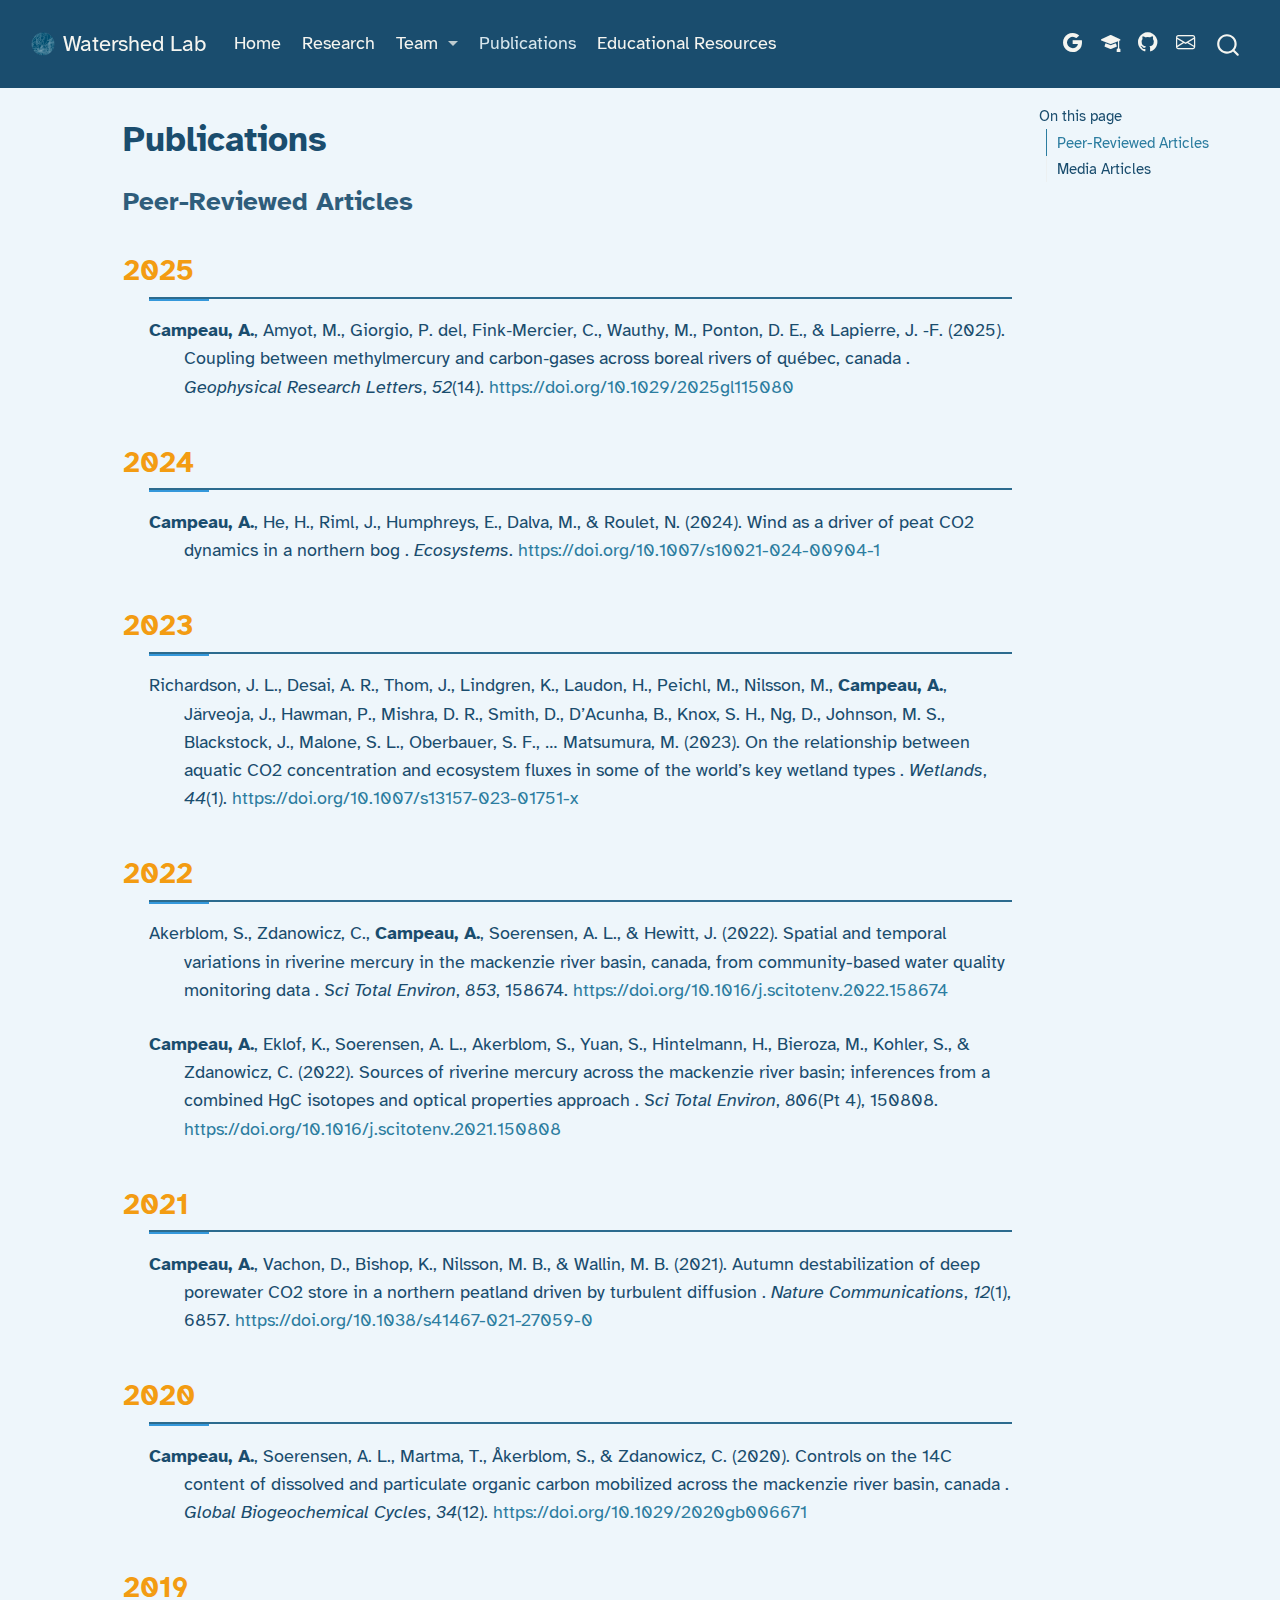
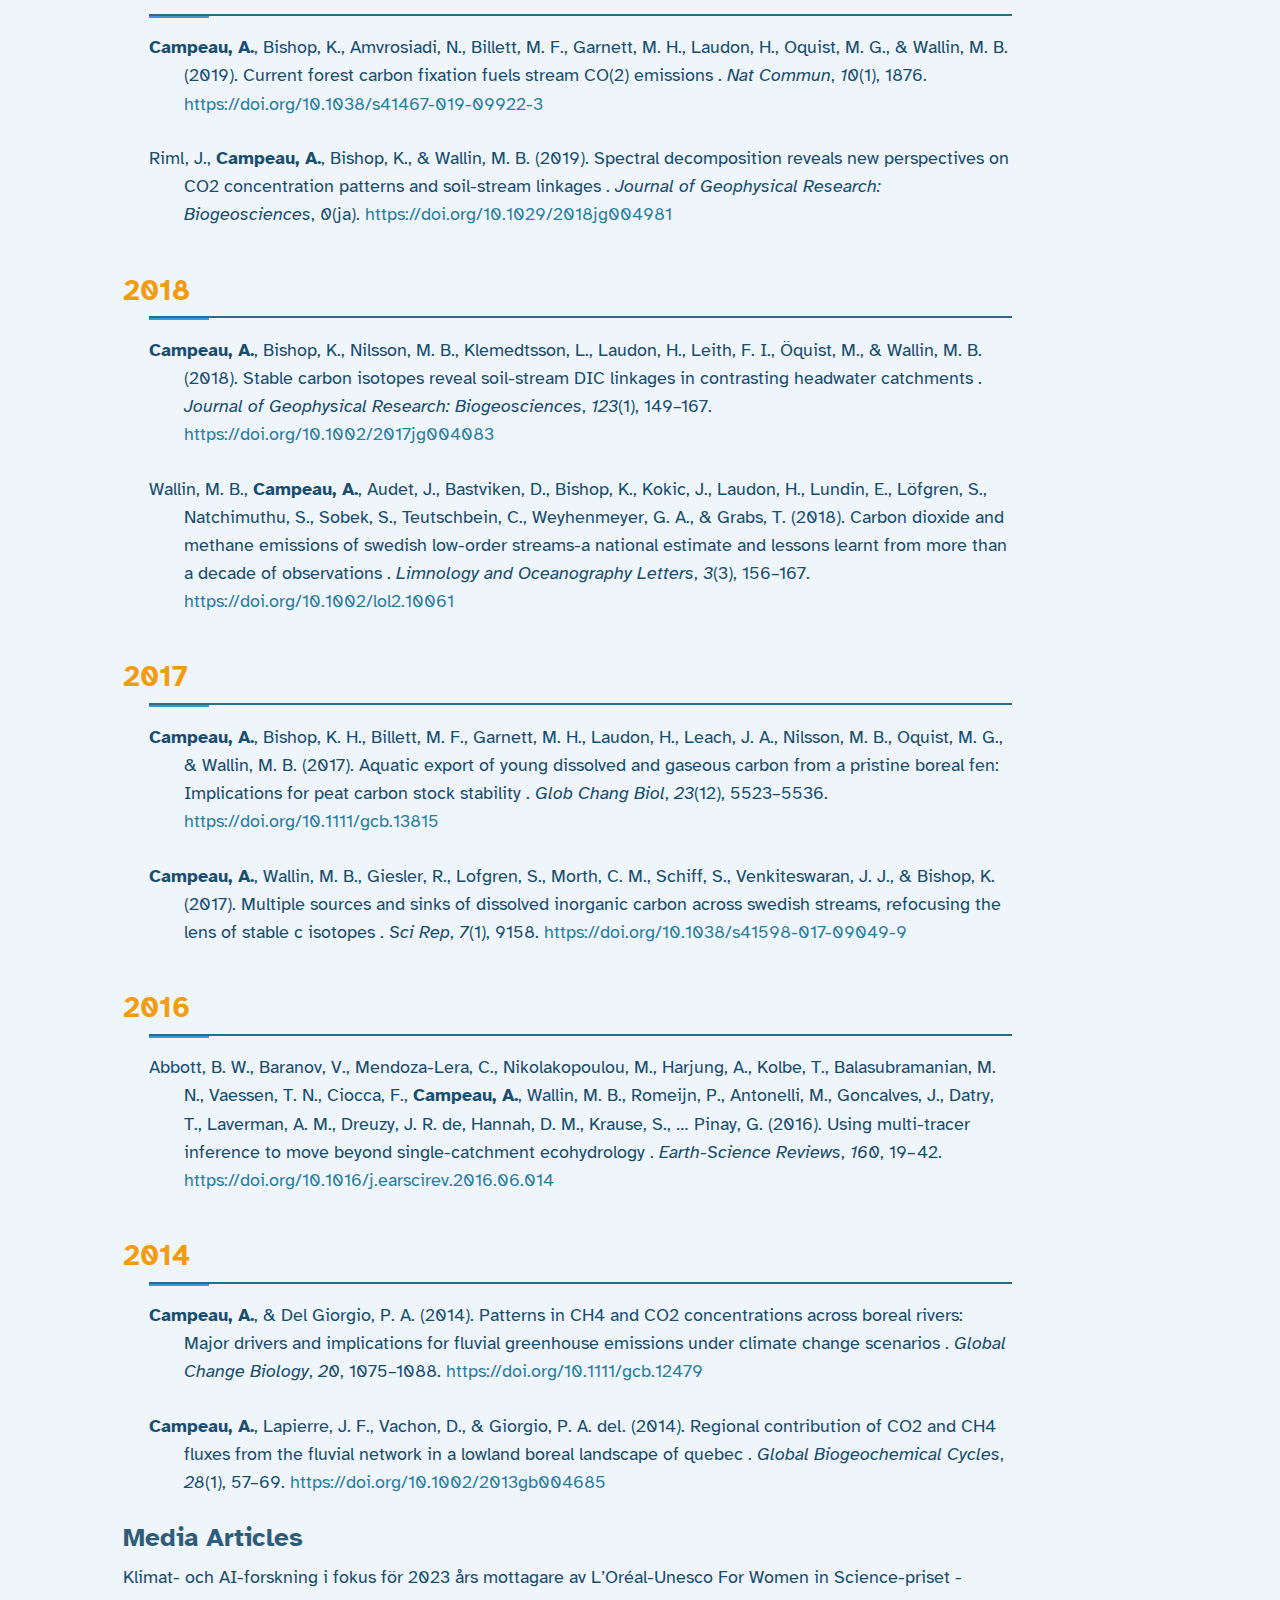
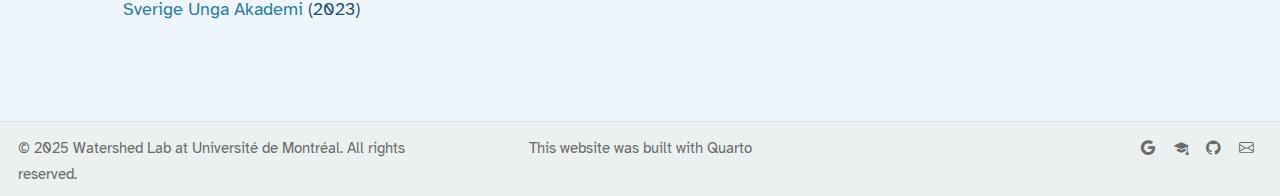
<file: docs/publications/publications.html>
<!DOCTYPE html>
<html xmlns="http://www.w3.org/1999/xhtml" lang="en" xml:lang="en"><head>

<meta charset="utf-8">
<meta name="generator" content="quarto-1.8.26">

<meta name="viewport" content="width=device-width, initial-scale=1.0, user-scalable=yes">


<title>Publications – Watershed Lab</title>
<style>
code{white-space: pre-wrap;}
span.smallcaps{font-variant: small-caps;}
div.columns{display: flex; gap: min(4vw, 1.5em);}
div.column{flex: auto; overflow-x: auto;}
div.hanging-indent{margin-left: 1.5em; text-indent: -1.5em;}
ul.task-list{list-style: none;}
ul.task-list li input[type="checkbox"] {
  width: 0.8em;
  margin: 0 0.8em 0.2em -1em; /* quarto-specific, see https://github.com/quarto-dev/quarto-cli/issues/4556 */ 
  vertical-align: middle;
}
/* CSS for citations */
div.csl-bib-body { }
div.csl-entry {
  clear: both;
  margin-bottom: 0em;
}
.hanging-indent div.csl-entry {
  margin-left:2em;
  text-indent:-2em;
}
div.csl-left-margin {
  min-width:2em;
  float:left;
}
div.csl-right-inline {
  margin-left:2em;
  padding-left:1em;
}
div.csl-indent {
  margin-left: 2em;
}</style>


<script src="../site_libs/quarto-nav/quarto-nav.js"></script>
<script src="../site_libs/quarto-nav/headroom.min.js"></script>
<script src="../site_libs/clipboard/clipboard.min.js"></script>
<script src="../site_libs/quarto-search/autocomplete.umd.js"></script>
<script src="../site_libs/quarto-search/fuse.min.js"></script>
<script src="../site_libs/quarto-search/quarto-search.js"></script>
<meta name="quarto:offset" content="../">
<link href="../images/Logo_Icon.png" rel="icon" type="image/png">
<script src="../site_libs/quarto-html/quarto.js" type="module"></script>
<script src="../site_libs/quarto-html/tabsets/tabsets.js" type="module"></script>
<script src="../site_libs/quarto-html/axe/axe-check.js" type="module"></script>
<script src="../site_libs/quarto-html/popper.min.js"></script>
<script src="../site_libs/quarto-html/tippy.umd.min.js"></script>
<script src="../site_libs/quarto-html/anchor.min.js"></script>
<link href="../site_libs/quarto-html/tippy.css" rel="stylesheet">
<link href="../site_libs/quarto-html/quarto-syntax-highlighting-597958c53c93a607afca12fd375c57ed.css" rel="stylesheet" id="quarto-text-highlighting-styles">
<script src="../site_libs/bootstrap/bootstrap.min.js"></script>
<link href="../site_libs/bootstrap/bootstrap-icons.css" rel="stylesheet">
<link href="../site_libs/bootstrap/bootstrap-74ae46bdac8f0d1e77246eab0d84a712.min.css" rel="stylesheet" append-hash="true" id="quarto-bootstrap" data-mode="light">
<script id="quarto-search-options" type="application/json">{
  "location": "navbar",
  "copy-button": false,
  "collapse-after": 3,
  "panel-placement": "end",
  "type": "overlay",
  "limit": 50,
  "keyboard-shortcut": [
    "f",
    "/",
    "s"
  ],
  "show-item-context": false,
  "language": {
    "search-no-results-text": "No results",
    "search-matching-documents-text": "matching documents",
    "search-copy-link-title": "Copy link to search",
    "search-hide-matches-text": "Hide additional matches",
    "search-more-match-text": "more match in this document",
    "search-more-matches-text": "more matches in this document",
    "search-clear-button-title": "Clear",
    "search-text-placeholder": "",
    "search-detached-cancel-button-title": "Cancel",
    "search-submit-button-title": "Submit",
    "search-label": "Search"
  }
}</script>
<style>html{ scroll-behavior: smooth; }</style>


</head>

<body class="nav-fixed quarto-light">

<div id="quarto-search-results"></div>
  <header id="quarto-header" class="headroom fixed-top">
    <nav class="navbar navbar-expand-lg " data-bs-theme="dark">
      <div class="navbar-container container-fluid">
      <div class="navbar-brand-container mx-auto">
    <a href="../index.html" class="navbar-brand navbar-brand-logo">
    <img src="../images/Logo_Icon.png" alt="" class="navbar-logo light-content">
    <img src="../images/Logo_Icon.png" alt="" class="navbar-logo dark-content">
    </a>
    <a class="navbar-brand" href="../index.html">
    <span class="navbar-title">Watershed Lab</span>
    </a>
  </div>
            <div id="quarto-search" class="" title="Search"></div>
          <button class="navbar-toggler" type="button" data-bs-toggle="collapse" data-bs-target="#navbarCollapse" aria-controls="navbarCollapse" role="menu" aria-expanded="false" aria-label="Toggle navigation" onclick="if (window.quartoToggleHeadroom) { window.quartoToggleHeadroom(); }">
  <span class="navbar-toggler-icon"></span>
</button>
          <div class="collapse navbar-collapse" id="navbarCollapse">
            <ul class="navbar-nav navbar-nav-scroll me-auto">
  <li class="nav-item">
    <a class="nav-link" href="../index.html"> 
<span class="menu-text">Home</span></a>
  </li>  
  <li class="nav-item">
    <a class="nav-link" href="../research/research.html"> 
<span class="menu-text">Research</span></a>
  </li>  
  <li class="nav-item dropdown ">
    <a class="nav-link dropdown-toggle" href="#" id="nav-menu-team" role="link" data-bs-toggle="dropdown" aria-expanded="false">
 <span class="menu-text">Team</span>
    </a>
    <ul class="dropdown-menu" aria-labelledby="nav-menu-team">    
        <li>
    <a class="dropdown-item" href="../team/PI/PI.html">
 <span class="dropdown-text">PI | Audrey</span></a>
  </li>  
        <li>
    <a class="dropdown-item" href="../team/members/members.html">
 <span class="dropdown-text">Members</span></a>
  </li>  
    </ul>
  </li>
  <li class="nav-item">
    <a class="nav-link active" href="../publications/publications.html" aria-current="page"> 
<span class="menu-text">Publications</span></a>
  </li>  
  <li class="nav-item">
    <a class="nav-link" href="../ressources/ressources.html"> 
<span class="menu-text">Educational Resources</span></a>
  </li>  
</ul>
            <ul class="navbar-nav navbar-nav-scroll ms-auto">
  <li class="nav-item compact">
    <a class="nav-link" href="https://scholar.google.com/citations?user=3rr3LlwAAAAJ&amp;hl=en"> <i class="bi bi-google" role="img">
</i> 
<span class="menu-text"></span></a>
  </li>  
  <li class="nav-item compact">
    <a class="nav-link" href="https://recherche.umontreal.ca/en/chercheur/is/in36574/"> <i class="bi bi-mortarboard-fill" role="img">
</i> 
<span class="menu-text"></span></a>
  </li>  
  <li class="nav-item compact">
    <a class="nav-link" href="https://github.com/audreycampeau"> <i class="bi bi-github" role="img">
</i> 
<span class="menu-text"></span></a>
  </li>  
  <li class="nav-item compact">
    <a class="nav-link" href="mailto:audrey.campeau@umontreal.ca"> <i class="bi bi-envelope" role="img">
</i> 
<span class="menu-text"></span></a>
  </li>  
</ul>
          </div> <!-- /navcollapse -->
            <div class="quarto-navbar-tools">
</div>
      </div> <!-- /container-fluid -->
    </nav>
</header>
<!-- content -->
<div id="quarto-content" class="quarto-container page-columns page-rows-contents page-layout-article page-navbar">
<!-- sidebar -->
<!-- margin-sidebar -->
    <div id="quarto-margin-sidebar" class="sidebar margin-sidebar">
        <nav id="TOC" role="doc-toc" class="toc-active">
    <h2 id="toc-title">On this page</h2>
   
  <ul>
  <li><a href="#peer-reviewed-articles" id="toc-peer-reviewed-articles" class="nav-link active" data-scroll-target="#peer-reviewed-articles">Peer-Reviewed Articles</a></li>
  <li><a href="#media-articles" id="toc-media-articles" class="nav-link" data-scroll-target="#media-articles">Media Articles</a></li>
  </ul>
</nav>
    </div>
<!-- main -->
<main class="content" id="quarto-document-content">

<header id="title-block-header" class="quarto-title-block default">
<div class="quarto-title">
<h1 class="title">Publications</h1>
</div>



<div class="quarto-title-meta">

    
  
    
  </div>
  


</header>


<section id="peer-reviewed-articles" class="level3" style="color: cornflower;">
<h3 style="color: cornflower;" class="anchored" data-anchor-id="peer-reviewed-articles">Peer-Reviewed Articles</h3>
<div id="refs" class="references csl-bib-body hanging-indent" data-entry-spacing="0" data-line-spacing="2" role="list">
<div id="ref-RN318" class="csl-entry" role="listitem">
Abbott, B. W., Baranov, V., Mendoza-Lera, C., Nikolakopoulou, M., Harjung, A., Kolbe, T., Balasubramanian, M. N., Vaessen, T. N., Ciocca, F., Campeau, A., Wallin, M. B., Romeijn, P., Antonelli, M., Goncalves, J., Datry, T., Laverman, A. M., Dreuzy, J. R. de, Hannah, D. M., Krause, S., … Pinay, G. (2016). Using multi-tracer inference to move beyond single-catchment ecohydrology [Journal Article]. <em>Earth-Science Reviews</em>, <em>160</em>, 19–42. <a href="https://doi.org/10.1016/j.earscirev.2016.06.014">https://doi.org/10.1016/j.earscirev.2016.06.014</a>
</div>
<div id="ref-RN1328" class="csl-entry" role="listitem">
Akerblom, S., Zdanowicz, C., Campeau, A., Soerensen, A. L., &amp; Hewitt, J. (2022). Spatial and temporal variations in riverine mercury in the mackenzie river basin, canada, from community-based water quality monitoring data [Journal Article]. <em>Sci Total Environ</em>, <em>853</em>, 158674. <a href="https://doi.org/10.1016/j.scitotenv.2022.158674">https://doi.org/10.1016/j.scitotenv.2022.158674</a>
</div>
<div id="ref-RN1441" class="csl-entry" role="listitem">
Campeau, A., Amyot, M., Giorgio, P. del, Fink‐Mercier, C., Wauthy, M., Ponton, D. E., &amp; Lapierre, J. ‐F. (2025). Coupling between methylmercury and carbon‐gases across boreal rivers of québec, canada [Journal Article]. <em>Geophysical Research Letters</em>, <em>52</em>(14). <a href="https://doi.org/10.1029/2025gl115080">https://doi.org/10.1029/2025gl115080</a>
</div>
<div id="ref-RN148" class="csl-entry" role="listitem">
Campeau, A., Bishop, K. H., Billett, M. F., Garnett, M. H., Laudon, H., Leach, J. A., Nilsson, M. B., Oquist, M. G., &amp; Wallin, M. B. (2017). Aquatic export of young dissolved and gaseous carbon from a pristine boreal fen: Implications for peat carbon stock stability [Journal Article]. <em>Glob Chang Biol</em>, <em>23</em>(12), 5523–5536. <a href="https://doi.org/10.1111/gcb.13815">https://doi.org/10.1111/gcb.13815</a>
</div>
<div id="ref-RN996" class="csl-entry" role="listitem">
Campeau, A., Bishop, K., Amvrosiadi, N., Billett, M. F., Garnett, M. H., Laudon, H., Oquist, M. G., &amp; Wallin, M. B. (2019). Current forest carbon fixation fuels stream CO(2) emissions [Journal Article]. <em>Nat Commun</em>, <em>10</em>(1), 1876. <a href="https://doi.org/10.1038/s41467-019-09922-3">https://doi.org/10.1038/s41467-019-09922-3</a>
</div>
<div id="ref-RN413" class="csl-entry" role="listitem">
Campeau, A., Bishop, K., Nilsson, M. B., Klemedtsson, L., Laudon, H., Leith, F. I., Öquist, M., &amp; Wallin, M. B. (2018). Stable carbon isotopes reveal soil-stream DIC linkages in contrasting headwater catchments [Journal Article]. <em>Journal of Geophysical Research: Biogeosciences</em>, <em>123</em>(1), 149–167. <a href="https://doi.org/10.1002/2017jg004083">https://doi.org/10.1002/2017jg004083</a>
</div>
<div id="ref-RN160" class="csl-entry" role="listitem">
Campeau, A., &amp; Del Giorgio, P. A. (2014). Patterns in CH4 and CO2 concentrations across boreal rivers: Major drivers and implications for fluvial greenhouse emissions under climate change scenarios [Journal Article]. <em>Global Change Biology</em>, <em>20</em>, 1075–1088. <a href="https://doi.org/10.1111/gcb.12479">https://doi.org/10.1111/gcb.12479</a>
</div>
<div id="ref-RN1301" class="csl-entry" role="listitem">
Campeau, A., Eklof, K., Soerensen, A. L., Akerblom, S., Yuan, S., Hintelmann, H., Bieroza, M., Kohler, S., &amp; Zdanowicz, C. (2022). Sources of riverine mercury across the mackenzie river basin; inferences from a combined HgC isotopes and optical properties approach [Journal Article]. <em>Sci Total Environ</em>, <em>806</em>(Pt 4), 150808. <a href="https://doi.org/10.1016/j.scitotenv.2021.150808">https://doi.org/10.1016/j.scitotenv.2021.150808</a>
</div>
<div id="ref-RN1436" class="csl-entry" role="listitem">
Campeau, A., He, H., Riml, J., Humphreys, E., Dalva, M., &amp; Roulet, N. (2024). Wind as a driver of peat CO2 dynamics in a northern bog [Journal Article]. <em>Ecosystems</em>. <a href="https://doi.org/10.1007/s10021-024-00904-1">https://doi.org/10.1007/s10021-024-00904-1</a>
</div>
<div id="ref-RN210" class="csl-entry" role="listitem">
Campeau, A., Lapierre, J. F., Vachon, D., &amp; Giorgio, P. A. del. (2014). Regional contribution of CO2 and CH4 fluxes from the fluvial network in a lowland boreal landscape of quebec [Journal Article]. <em>Global Biogeochemical Cycles</em>, <em>28</em>(1), 57–69. <a href="https://doi.org/10.1002/2013gb004685">https://doi.org/10.1002/2013gb004685</a>
</div>
<div id="ref-RN1232" class="csl-entry" role="listitem">
Campeau, A., Soerensen, A. L., Martma, T., Åkerblom, S., &amp; Zdanowicz, C. (2020). Controls on the 14C content of dissolved and particulate organic carbon mobilized across the mackenzie river basin, canada [Journal Article]. <em>Global Biogeochemical Cycles</em>, <em>34</em>(12). <a href="https://doi.org/10.1029/2020gb006671">https://doi.org/10.1029/2020gb006671</a>
</div>
<div id="ref-RN1207" class="csl-entry" role="listitem">
Campeau, A., Vachon, D., Bishop, K., Nilsson, M. B., &amp; Wallin, M. B. (2021). Autumn destabilization of deep porewater CO2 store in a northern peatland driven by turbulent diffusion [Journal Article]. <em>Nature Communications</em>, <em>12</em>(1), 6857. <a href="https://doi.org/10.1038/s41467-021-27059-0">https://doi.org/10.1038/s41467-021-27059-0</a>
</div>
<div id="ref-RN237" class="csl-entry" role="listitem">
Campeau, A., Wallin, M. B., Giesler, R., Lofgren, S., Morth, C. M., Schiff, S., Venkiteswaran, J. J., &amp; Bishop, K. (2017). Multiple sources and sinks of dissolved inorganic carbon across swedish streams, refocusing the lens of stable c isotopes [Journal Article]. <em>Sci Rep</em>, <em>7</em>(1), 9158. <a href="https://doi.org/10.1038/s41598-017-09049-9">https://doi.org/10.1038/s41598-017-09049-9</a>
</div>
<div id="ref-RN1525" class="csl-entry" role="listitem">
Richardson, J. L., Desai, A. R., Thom, J., Lindgren, K., Laudon, H., Peichl, M., Nilsson, M., Campeau, A., Järveoja, J., Hawman, P., Mishra, D. R., Smith, D., D’Acunha, B., Knox, S. H., Ng, D., Johnson, M. S., Blackstock, J., Malone, S. L., Oberbauer, S. F., … Matsumura, M. (2023). On the relationship between aquatic CO2 concentration and ecosystem fluxes in some of the world’s key wetland types [Journal Article]. <em>Wetlands</em>, <em>44</em>(1). <a href="https://doi.org/10.1007/s13157-023-01751-x">https://doi.org/10.1007/s13157-023-01751-x</a>
</div>
<div id="ref-RN1070" class="csl-entry" role="listitem">
Riml, J., Campeau, A., Bishop, K., &amp; Wallin, M. B. (2019). Spectral decomposition reveals new perspectives on CO2 concentration patterns and soil-stream linkages [Journal Article]. <em>Journal of Geophysical Research: Biogeosciences</em>, <em>0</em>(ja). <a href="https://doi.org/10.1029/2018jg004981">https://doi.org/10.1029/2018jg004981</a>
</div>
<div id="ref-RN539" class="csl-entry" role="listitem">
Wallin, M. B., Campeau, A., Audet, J., Bastviken, D., Bishop, K., Kokic, J., Laudon, H., Lundin, E., Löfgren, S., Natchimuthu, S., Sobek, S., Teutschbein, C., Weyhenmeyer, G. A., &amp; Grabs, T. (2018). Carbon dioxide and methane emissions of swedish low-order streams-a national estimate and lessons learnt from more than a decade of observations [Journal Article]. <em>Limnology and Oceanography Letters</em>, <em>3</em>(3), 156–167. <a href="https://doi.org/10.1002/lol2.10061">https://doi.org/10.1002/lol2.10061</a>
</div>
</div>
<script>
document.addEventListener('DOMContentLoaded', function() {
  setTimeout(function() {

    const refsDiv = document.getElementById('refs');
    if (!refsDiv) return;
    
    // Get all reference entries
    const allRefs = Array.from(refsDiv.querySelectorAll('.csl-entry, div[id^="ref-"]'));
    
    // FIRST: Remove [Journal Article] and similar text (backup if Lua filter doesn't work)
    allRefs.forEach(ref => {
      ref.innerHTML = ref.innerHTML
        .replace(/\[Journal Article\]/g, '')
        .replace(/\[Book\]/g, '')
        .replace(/\[Conference Paper\]/g, '')
        .replace(/\[Book Chapter\]/g, '')
        .replace(/\[Thesis\]/g, '');
    });
    
    // Extract year from each reference and organize
    const refsByYear = {};
    
    allRefs.forEach(ref => {
      const text = ref.textContent;
      
      // Try to extract year
      let year = null;
      
      // Pattern 1: Look for (2024) or (2024a)
      const yearMatch1 = text.match(/\((\d{4}[a-z]?)\)/);
      if (yearMatch1) {
        year = yearMatch1[1].substring(0, 4);
      }
      
      // Pattern 2: Look for standalone year
      if (!year) {
        const yearMatch2 = text.match(/\b(19|20)\d{2}\b/);
        if (yearMatch2) {
          year = yearMatch2[0];
        }
      }
      
      // Pattern 3: Check for "in prep" or "in press"
      if (!year && (text.toLowerCase().includes('in prep') || text.toLowerCase().includes('in press'))) {
        year = 'In Preparation';
      }
      
      if (!year) {
        year = 'Unknown';
      }
      
      if (!refsByYear[year]) {
        refsByYear[year] = [];
      }
      refsByYear[year].push(ref);
    });
    
    // Sort years in descending order (newest first)
    const sortedYears = Object.keys(refsByYear).sort((a, b) => {
      if (a === 'In Preparation') return -1;
      if (b === 'In Preparation') return 1;
      if (a === 'Unknown') return 1;
      if (b === 'Unknown') return -1;
      return parseInt(b) - parseInt(a);
    });
    
    // Clear the refs div
    refsDiv.innerHTML = '';
    
    // Rebuild organized by year
    sortedYears.forEach(year => {
      // Create year heading
      const yearHeading = document.createElement('h2');
      yearHeading.textContent = year;
      yearHeading.className = 'year-heading';
      refsDiv.appendChild(yearHeading);
      
      // Add references for this year
      refsByYear[year].forEach(ref => {
        const refClone = ref.cloneNode(true);
        refClone.style.marginBottom = '1.5em';
        refsDiv.appendChild(refClone);
      });
    });
    
    // Bold your name in all citations
    const allContent = refsDiv.querySelectorAll('.csl-entry, div[id^="ref-"]');
    allContent.forEach(function(ref) {
      ref.innerHTML = ref.innerHTML
        .replace(/\bCampeau, A\./g, '<strong>Campeau, A.</strong>')
        .replace(/\bCampeau, A\b/g, '<strong>Campeau, A</strong>')
        .replace(/\bCampeau, Audrey\b/g, '<strong>Campeau, Audrey</strong>')
        .replace(/\bA\. Campeau\b/g, '<strong>A. Campeau</strong>')
        .replace(/\bAudrey Campeau\b/g, '<strong>Audrey Campeau</strong>');
    });

  }, 0); // end setTimeout
}); // end DOMContentLoaded
</script>
<style>
/* Style the references section */
#refs {
  margin-top: 2rem;
}

#refs .csl-entry, #refs div[id^="ref-"] {
  margin-bottom: 1.5em;
  line-height: 1.6;
}

/* Style year headings */
#refs .year-heading {
  color: var(--cornflower, #f39c12);
  border-bottom: 2px solid var(--blue-gray, #2c6b8e);
  padding-bottom: 0.5rem;
  margin-top: 2.5rem;
  margin-bottom: 1rem;
  position: relative;
}

#refs .year-heading::after {
  content: '';
  position: absolute;
  bottom: -4px;
  left: 0;
  width: 60px;
  height: 2px;
  background: var(--cornflower, #3498db);
}

#refs .year-heading:first-child {
  margin-top: 0;
}
</style>
</section>
<section id="media-articles" class="level3">
<h3 class="anchored" data-anchor-id="media-articles">Media Articles</h3>
<p>Klimat- och AI-forskning i fokus för 2023 års mottagare av L’Oréal-Unesco For Women in Science-priset - <a href="https://sverigesungaakademi.se/barn-och-samhalle/klimat-och-ai-forskning-i-fokus-for-2023-ars-mottagare-av-loreal-unesco-for-women-in-science-priset/">Sverige Unga Akademi</a> (2023)</p>


</section>

</main> <!-- /main -->
<script id="quarto-html-after-body" type="application/javascript">
  window.document.addEventListener("DOMContentLoaded", function (event) {
    const icon = "";
    const anchorJS = new window.AnchorJS();
    anchorJS.options = {
      placement: 'right',
      icon: icon
    };
    anchorJS.add('.anchored');
    const isCodeAnnotation = (el) => {
      for (const clz of el.classList) {
        if (clz.startsWith('code-annotation-')) {                     
          return true;
        }
      }
      return false;
    }
    const onCopySuccess = function(e) {
      // button target
      const button = e.trigger;
      // don't keep focus
      button.blur();
      // flash "checked"
      button.classList.add('code-copy-button-checked');
      var currentTitle = button.getAttribute("title");
      button.setAttribute("title", "Copied!");
      let tooltip;
      if (window.bootstrap) {
        button.setAttribute("data-bs-toggle", "tooltip");
        button.setAttribute("data-bs-placement", "left");
        button.setAttribute("data-bs-title", "Copied!");
        tooltip = new bootstrap.Tooltip(button, 
          { trigger: "manual", 
            customClass: "code-copy-button-tooltip",
            offset: [0, -8]});
        tooltip.show();    
      }
      setTimeout(function() {
        if (tooltip) {
          tooltip.hide();
          button.removeAttribute("data-bs-title");
          button.removeAttribute("data-bs-toggle");
          button.removeAttribute("data-bs-placement");
        }
        button.setAttribute("title", currentTitle);
        button.classList.remove('code-copy-button-checked');
      }, 1000);
      // clear code selection
      e.clearSelection();
    }
    const getTextToCopy = function(trigger) {
      const outerScaffold = trigger.parentElement.cloneNode(true);
      const codeEl = outerScaffold.querySelector('code');
      for (const childEl of codeEl.children) {
        if (isCodeAnnotation(childEl)) {
          childEl.remove();
        }
      }
      return codeEl.innerText;
    }
    const clipboard = new window.ClipboardJS('.code-copy-button:not([data-in-quarto-modal])', {
      text: getTextToCopy
    });
    clipboard.on('success', onCopySuccess);
    if (window.document.getElementById('quarto-embedded-source-code-modal')) {
      const clipboardModal = new window.ClipboardJS('.code-copy-button[data-in-quarto-modal]', {
        text: getTextToCopy,
        container: window.document.getElementById('quarto-embedded-source-code-modal')
      });
      clipboardModal.on('success', onCopySuccess);
    }
      var localhostRegex = new RegExp(/^(?:http|https):\/\/localhost\:?[0-9]*\//);
      var mailtoRegex = new RegExp(/^mailto:/);
        var filterRegex = new RegExp('/' + window.location.host + '/');
      var isInternal = (href) => {
          return filterRegex.test(href) || localhostRegex.test(href) || mailtoRegex.test(href);
      }
      // Inspect non-navigation links and adorn them if external
     var links = window.document.querySelectorAll('a[href]:not(.nav-link):not(.navbar-brand):not(.toc-action):not(.sidebar-link):not(.sidebar-item-toggle):not(.pagination-link):not(.no-external):not([aria-hidden]):not(.dropdown-item):not(.quarto-navigation-tool):not(.about-link)');
      for (var i=0; i<links.length; i++) {
        const link = links[i];
        if (!isInternal(link.href)) {
          // undo the damage that might have been done by quarto-nav.js in the case of
          // links that we want to consider external
          if (link.dataset.originalHref !== undefined) {
            link.href = link.dataset.originalHref;
          }
            // target, if specified
            link.setAttribute("target", "_blank");
            if (link.getAttribute("rel") === null) {
              link.setAttribute("rel", "noopener");
            }
        }
      }
    function tippyHover(el, contentFn, onTriggerFn, onUntriggerFn) {
      const config = {
        allowHTML: true,
        maxWidth: 500,
        delay: 100,
        arrow: false,
        appendTo: function(el) {
            return el.parentElement;
        },
        interactive: true,
        interactiveBorder: 10,
        theme: 'quarto',
        placement: 'bottom-start',
      };
      if (contentFn) {
        config.content = contentFn;
      }
      if (onTriggerFn) {
        config.onTrigger = onTriggerFn;
      }
      if (onUntriggerFn) {
        config.onUntrigger = onUntriggerFn;
      }
      window.tippy(el, config); 
    }
    const noterefs = window.document.querySelectorAll('a[role="doc-noteref"]');
    for (var i=0; i<noterefs.length; i++) {
      const ref = noterefs[i];
      tippyHover(ref, function() {
        // use id or data attribute instead here
        let href = ref.getAttribute('data-footnote-href') || ref.getAttribute('href');
        try { href = new URL(href).hash; } catch {}
        const id = href.replace(/^#\/?/, "");
        const note = window.document.getElementById(id);
        if (note) {
          return note.innerHTML;
        } else {
          return "";
        }
      });
    }
    const xrefs = window.document.querySelectorAll('a.quarto-xref');
    const processXRef = (id, note) => {
      // Strip column container classes
      const stripColumnClz = (el) => {
        el.classList.remove("page-full", "page-columns");
        if (el.children) {
          for (const child of el.children) {
            stripColumnClz(child);
          }
        }
      }
      stripColumnClz(note)
      if (id === null || id.startsWith('sec-')) {
        // Special case sections, only their first couple elements
        const container = document.createElement("div");
        if (note.children && note.children.length > 2) {
          container.appendChild(note.children[0].cloneNode(true));
          for (let i = 1; i < note.children.length; i++) {
            const child = note.children[i];
            if (child.tagName === "P" && child.innerText === "") {
              continue;
            } else {
              container.appendChild(child.cloneNode(true));
              break;
            }
          }
          if (window.Quarto?.typesetMath) {
            window.Quarto.typesetMath(container);
          }
          return container.innerHTML
        } else {
          if (window.Quarto?.typesetMath) {
            window.Quarto.typesetMath(note);
          }
          return note.innerHTML;
        }
      } else {
        // Remove any anchor links if they are present
        const anchorLink = note.querySelector('a.anchorjs-link');
        if (anchorLink) {
          anchorLink.remove();
        }
        if (window.Quarto?.typesetMath) {
          window.Quarto.typesetMath(note);
        }
        if (note.classList.contains("callout")) {
          return note.outerHTML;
        } else {
          return note.innerHTML;
        }
      }
    }
    for (var i=0; i<xrefs.length; i++) {
      const xref = xrefs[i];
      tippyHover(xref, undefined, function(instance) {
        instance.disable();
        let url = xref.getAttribute('href');
        let hash = undefined; 
        if (url.startsWith('#')) {
          hash = url;
        } else {
          try { hash = new URL(url).hash; } catch {}
        }
        if (hash) {
          const id = hash.replace(/^#\/?/, "");
          const note = window.document.getElementById(id);
          if (note !== null) {
            try {
              const html = processXRef(id, note.cloneNode(true));
              instance.setContent(html);
            } finally {
              instance.enable();
              instance.show();
            }
          } else {
            // See if we can fetch this
            fetch(url.split('#')[0])
            .then(res => res.text())
            .then(html => {
              const parser = new DOMParser();
              const htmlDoc = parser.parseFromString(html, "text/html");
              const note = htmlDoc.getElementById(id);
              if (note !== null) {
                const html = processXRef(id, note);
                instance.setContent(html);
              } 
            }).finally(() => {
              instance.enable();
              instance.show();
            });
          }
        } else {
          // See if we can fetch a full url (with no hash to target)
          // This is a special case and we should probably do some content thinning / targeting
          fetch(url)
          .then(res => res.text())
          .then(html => {
            const parser = new DOMParser();
            const htmlDoc = parser.parseFromString(html, "text/html");
            const note = htmlDoc.querySelector('main.content');
            if (note !== null) {
              // This should only happen for chapter cross references
              // (since there is no id in the URL)
              // remove the first header
              if (note.children.length > 0 && note.children[0].tagName === "HEADER") {
                note.children[0].remove();
              }
              const html = processXRef(null, note);
              instance.setContent(html);
            } 
          }).finally(() => {
            instance.enable();
            instance.show();
          });
        }
      }, function(instance) {
      });
    }
        let selectedAnnoteEl;
        const selectorForAnnotation = ( cell, annotation) => {
          let cellAttr = 'data-code-cell="' + cell + '"';
          let lineAttr = 'data-code-annotation="' +  annotation + '"';
          const selector = 'span[' + cellAttr + '][' + lineAttr + ']';
          return selector;
        }
        const selectCodeLines = (annoteEl) => {
          const doc = window.document;
          const targetCell = annoteEl.getAttribute("data-target-cell");
          const targetAnnotation = annoteEl.getAttribute("data-target-annotation");
          const annoteSpan = window.document.querySelector(selectorForAnnotation(targetCell, targetAnnotation));
          const lines = annoteSpan.getAttribute("data-code-lines").split(",");
          const lineIds = lines.map((line) => {
            return targetCell + "-" + line;
          })
          let top = null;
          let height = null;
          let parent = null;
          if (lineIds.length > 0) {
              //compute the position of the single el (top and bottom and make a div)
              const el = window.document.getElementById(lineIds[0]);
              top = el.offsetTop;
              height = el.offsetHeight;
              parent = el.parentElement.parentElement;
            if (lineIds.length > 1) {
              const lastEl = window.document.getElementById(lineIds[lineIds.length - 1]);
              const bottom = lastEl.offsetTop + lastEl.offsetHeight;
              height = bottom - top;
            }
            if (top !== null && height !== null && parent !== null) {
              // cook up a div (if necessary) and position it 
              let div = window.document.getElementById("code-annotation-line-highlight");
              if (div === null) {
                div = window.document.createElement("div");
                div.setAttribute("id", "code-annotation-line-highlight");
                div.style.position = 'absolute';
                parent.appendChild(div);
              }
              div.style.top = top - 2 + "px";
              div.style.height = height + 4 + "px";
              div.style.left = 0;
              let gutterDiv = window.document.getElementById("code-annotation-line-highlight-gutter");
              if (gutterDiv === null) {
                gutterDiv = window.document.createElement("div");
                gutterDiv.setAttribute("id", "code-annotation-line-highlight-gutter");
                gutterDiv.style.position = 'absolute';
                const codeCell = window.document.getElementById(targetCell);
                const gutter = codeCell.querySelector('.code-annotation-gutter');
                gutter.appendChild(gutterDiv);
              }
              gutterDiv.style.top = top - 2 + "px";
              gutterDiv.style.height = height + 4 + "px";
            }
            selectedAnnoteEl = annoteEl;
          }
        };
        const unselectCodeLines = () => {
          const elementsIds = ["code-annotation-line-highlight", "code-annotation-line-highlight-gutter"];
          elementsIds.forEach((elId) => {
            const div = window.document.getElementById(elId);
            if (div) {
              div.remove();
            }
          });
          selectedAnnoteEl = undefined;
        };
          // Handle positioning of the toggle
      window.addEventListener(
        "resize",
        throttle(() => {
          elRect = undefined;
          if (selectedAnnoteEl) {
            selectCodeLines(selectedAnnoteEl);
          }
        }, 10)
      );
      function throttle(fn, ms) {
      let throttle = false;
      let timer;
        return (...args) => {
          if(!throttle) { // first call gets through
              fn.apply(this, args);
              throttle = true;
          } else { // all the others get throttled
              if(timer) clearTimeout(timer); // cancel #2
              timer = setTimeout(() => {
                fn.apply(this, args);
                timer = throttle = false;
              }, ms);
          }
        };
      }
        // Attach click handler to the DT
        const annoteDls = window.document.querySelectorAll('dt[data-target-cell]');
        for (const annoteDlNode of annoteDls) {
          annoteDlNode.addEventListener('click', (event) => {
            const clickedEl = event.target;
            if (clickedEl !== selectedAnnoteEl) {
              unselectCodeLines();
              const activeEl = window.document.querySelector('dt[data-target-cell].code-annotation-active');
              if (activeEl) {
                activeEl.classList.remove('code-annotation-active');
              }
              selectCodeLines(clickedEl);
              clickedEl.classList.add('code-annotation-active');
            } else {
              // Unselect the line
              unselectCodeLines();
              clickedEl.classList.remove('code-annotation-active');
            }
          });
        }
    const findCites = (el) => {
      const parentEl = el.parentElement;
      if (parentEl) {
        const cites = parentEl.dataset.cites;
        if (cites) {
          return {
            el,
            cites: cites.split(' ')
          };
        } else {
          return findCites(el.parentElement)
        }
      } else {
        return undefined;
      }
    };
    var bibliorefs = window.document.querySelectorAll('a[role="doc-biblioref"]');
    for (var i=0; i<bibliorefs.length; i++) {
      const ref = bibliorefs[i];
      const citeInfo = findCites(ref);
      if (citeInfo) {
        tippyHover(citeInfo.el, function() {
          var popup = window.document.createElement('div');
          citeInfo.cites.forEach(function(cite) {
            var citeDiv = window.document.createElement('div');
            citeDiv.classList.add('hanging-indent');
            citeDiv.classList.add('csl-entry');
            var biblioDiv = window.document.getElementById('ref-' + cite);
            if (biblioDiv) {
              citeDiv.innerHTML = biblioDiv.innerHTML;
            }
            popup.appendChild(citeDiv);
          });
          return popup.innerHTML;
        });
      }
    }
  });
  </script>
</div> <!-- /content -->
<footer class="footer">
  <div class="nav-footer">
    <div class="nav-footer-left">
<p>© 2025 Watershed Lab at Université de Montréal. All rights reserved.</p>
</div>   
    <div class="nav-footer-center">
<p>This website was built with <a href="https://quarto.org">Quarto</a></p>
</div>
    <div class="nav-footer-right">
      <ul class="footer-items list-unstyled">
    <li class="nav-item compact">
    <a class="nav-link" href="https://scholar.google.com/citations?user=3rr3LlwAAAAJ&amp;hl=en">
      <i class="bi bi-google" role="img">
</i> 
    </a>
  </li>  
    <li class="nav-item compact">
    <a class="nav-link" href="https://recherche.umontreal.ca/en/chercheur/is/in36574/">
      <i class="bi bi-mortarboard-fill" role="img">
</i> 
    </a>
  </li>  
    <li class="nav-item compact">
    <a class="nav-link" href="https://github.com/audreycampeau">
      <i class="bi bi-github" role="img">
</i> 
    </a>
  </li>  
    <li class="nav-item compact">
    <a class="nav-link" href="mailto:audrey.campeau@umontreal.ca">
      <i class="bi bi-envelope" role="img">
</i> 
    </a>
  </li>  
</ul>
    </div>
  </div>
</footer>




<script src="../site_libs/quarto-html/zenscroll-min.js"></script>
</body></html>
</file>
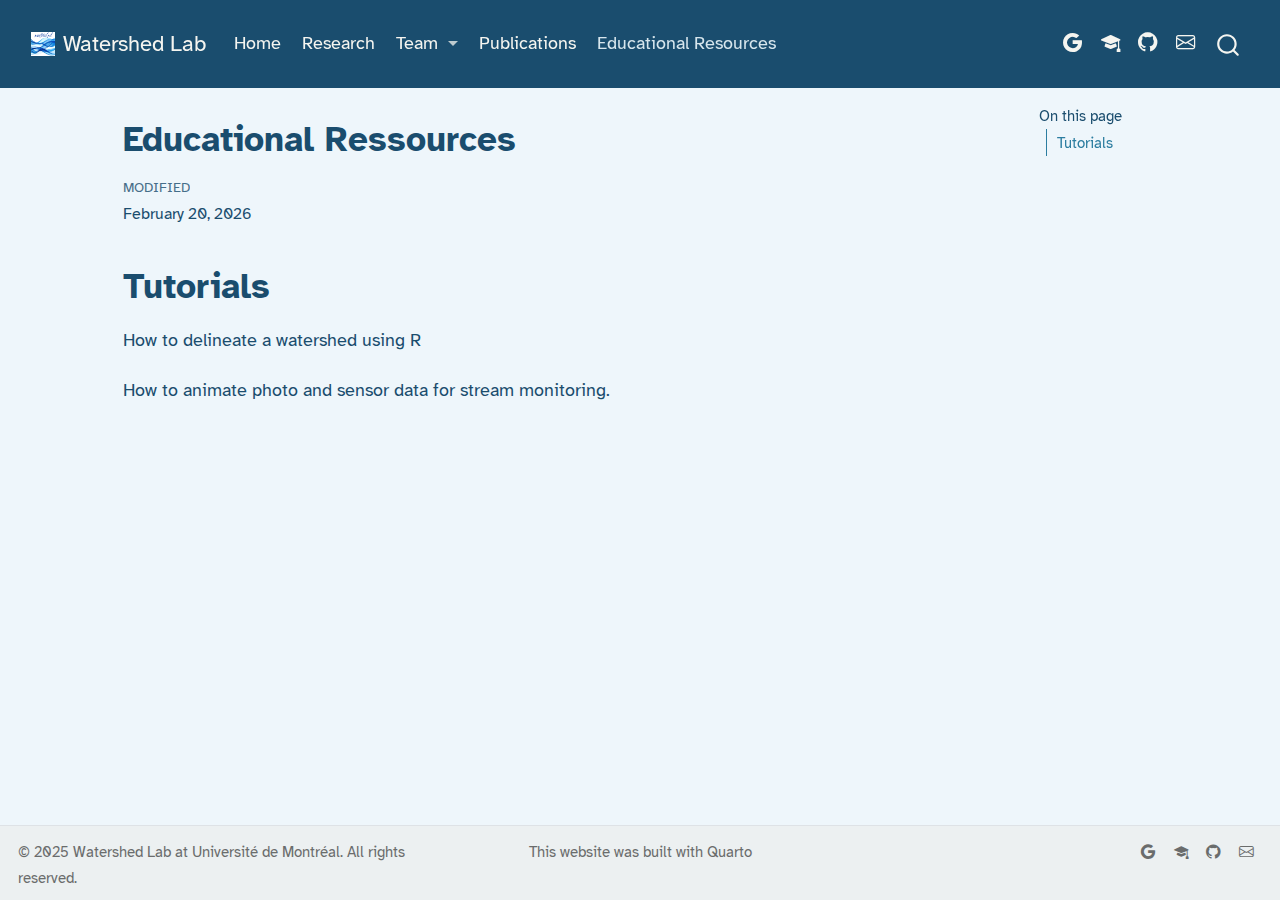
<file: docs/ressources/ressources.html>
<!DOCTYPE html>
<html xmlns="http://www.w3.org/1999/xhtml" lang="en" xml:lang="en"><head>

<meta charset="utf-8">
<meta name="generator" content="quarto-1.8.26">

<meta name="viewport" content="width=device-width, initial-scale=1.0, user-scalable=yes">


<title>Educational Ressources – Watershed Lab</title>
<style>
code{white-space: pre-wrap;}
span.smallcaps{font-variant: small-caps;}
div.columns{display: flex; gap: min(4vw, 1.5em);}
div.column{flex: auto; overflow-x: auto;}
div.hanging-indent{margin-left: 1.5em; text-indent: -1.5em;}
ul.task-list{list-style: none;}
ul.task-list li input[type="checkbox"] {
  width: 0.8em;
  margin: 0 0.8em 0.2em -1em; /* quarto-specific, see https://github.com/quarto-dev/quarto-cli/issues/4556 */ 
  vertical-align: middle;
}
</style>


<script src="../site_libs/quarto-nav/quarto-nav.js"></script>
<script src="../site_libs/quarto-nav/headroom.min.js"></script>
<script src="../site_libs/clipboard/clipboard.min.js"></script>
<script src="../site_libs/quarto-search/autocomplete.umd.js"></script>
<script src="../site_libs/quarto-search/fuse.min.js"></script>
<script src="../site_libs/quarto-search/quarto-search.js"></script>
<meta name="quarto:offset" content="../">
<link href="../images/temporary_logo.png" rel="icon" type="image/png">
<script src="../site_libs/quarto-html/quarto.js" type="module"></script>
<script src="../site_libs/quarto-html/tabsets/tabsets.js" type="module"></script>
<script src="../site_libs/quarto-html/axe/axe-check.js" type="module"></script>
<script src="../site_libs/quarto-html/popper.min.js"></script>
<script src="../site_libs/quarto-html/tippy.umd.min.js"></script>
<script src="../site_libs/quarto-html/anchor.min.js"></script>
<link href="../site_libs/quarto-html/tippy.css" rel="stylesheet">
<link href="../site_libs/quarto-html/quarto-syntax-highlighting-597958c53c93a607afca12fd375c57ed.css" rel="stylesheet" id="quarto-text-highlighting-styles">
<script src="../site_libs/bootstrap/bootstrap.min.js"></script>
<link href="../site_libs/bootstrap/bootstrap-icons.css" rel="stylesheet">
<link href="../site_libs/bootstrap/bootstrap-74ae46bdac8f0d1e77246eab0d84a712.min.css" rel="stylesheet" append-hash="true" id="quarto-bootstrap" data-mode="light">
<script id="quarto-search-options" type="application/json">{
  "location": "navbar",
  "copy-button": false,
  "collapse-after": 3,
  "panel-placement": "end",
  "type": "overlay",
  "limit": 50,
  "keyboard-shortcut": [
    "f",
    "/",
    "s"
  ],
  "show-item-context": false,
  "language": {
    "search-no-results-text": "No results",
    "search-matching-documents-text": "matching documents",
    "search-copy-link-title": "Copy link to search",
    "search-hide-matches-text": "Hide additional matches",
    "search-more-match-text": "more match in this document",
    "search-more-matches-text": "more matches in this document",
    "search-clear-button-title": "Clear",
    "search-text-placeholder": "",
    "search-detached-cancel-button-title": "Cancel",
    "search-submit-button-title": "Submit",
    "search-label": "Search"
  }
}</script>
<style>html{ scroll-behavior: smooth; }</style>


</head>

<body class="nav-fixed quarto-light">

<div id="quarto-search-results"></div>
  <header id="quarto-header" class="headroom fixed-top">
    <nav class="navbar navbar-expand-lg " data-bs-theme="dark">
      <div class="navbar-container container-fluid">
      <div class="navbar-brand-container mx-auto">
    <a href="../index.html" class="navbar-brand navbar-brand-logo">
    <img src="../images/temporary_logo.png" alt="" class="navbar-logo light-content">
    <img src="../images/temporary_logo.png" alt="" class="navbar-logo dark-content">
    </a>
    <a class="navbar-brand" href="../index.html">
    <span class="navbar-title">Watershed Lab</span>
    </a>
  </div>
            <div id="quarto-search" class="" title="Search"></div>
          <button class="navbar-toggler" type="button" data-bs-toggle="collapse" data-bs-target="#navbarCollapse" aria-controls="navbarCollapse" role="menu" aria-expanded="false" aria-label="Toggle navigation" onclick="if (window.quartoToggleHeadroom) { window.quartoToggleHeadroom(); }">
  <span class="navbar-toggler-icon"></span>
</button>
          <div class="collapse navbar-collapse" id="navbarCollapse">
            <ul class="navbar-nav navbar-nav-scroll me-auto">
  <li class="nav-item">
    <a class="nav-link" href="../index.html"> 
<span class="menu-text">Home</span></a>
  </li>  
  <li class="nav-item">
    <a class="nav-link" href="../research/research.html"> 
<span class="menu-text">Research</span></a>
  </li>  
  <li class="nav-item dropdown ">
    <a class="nav-link dropdown-toggle" href="#" id="nav-menu-team" role="link" data-bs-toggle="dropdown" aria-expanded="false">
 <span class="menu-text">Team</span>
    </a>
    <ul class="dropdown-menu" aria-labelledby="nav-menu-team">    
        <li>
    <a class="dropdown-item" href="../team/PI/PI.html">
 <span class="dropdown-text">PI | Audrey</span></a>
  </li>  
        <li>
    <a class="dropdown-item" href="../team/members/members.html">
 <span class="dropdown-text">Members</span></a>
  </li>  
    </ul>
  </li>
  <li class="nav-item">
    <a class="nav-link" href="../publications/publications.html"> 
<span class="menu-text">Publications</span></a>
  </li>  
  <li class="nav-item">
    <a class="nav-link active" href="../ressources/ressources.html" aria-current="page"> 
<span class="menu-text">Educational Resources</span></a>
  </li>  
</ul>
            <ul class="navbar-nav navbar-nav-scroll ms-auto">
  <li class="nav-item compact">
    <a class="nav-link" href="https://scholar.google.com/citations?user=3rr3LlwAAAAJ&amp;hl=en"> <i class="bi bi-google" role="img">
</i> 
<span class="menu-text"></span></a>
  </li>  
  <li class="nav-item compact">
    <a class="nav-link" href="https://recherche.umontreal.ca/en/chercheur/is/in36574/"> <i class="bi bi-mortarboard-fill" role="img">
</i> 
<span class="menu-text"></span></a>
  </li>  
  <li class="nav-item compact">
    <a class="nav-link" href="https://github.com/audreycampeau"> <i class="bi bi-github" role="img">
</i> 
<span class="menu-text"></span></a>
  </li>  
  <li class="nav-item compact">
    <a class="nav-link" href="mailto:audrey.campeau@umontreal.ca"> <i class="bi bi-envelope" role="img">
</i> 
<span class="menu-text"></span></a>
  </li>  
</ul>
          </div> <!-- /navcollapse -->
            <div class="quarto-navbar-tools">
</div>
      </div> <!-- /container-fluid -->
    </nav>
</header>
<!-- content -->
<div id="quarto-content" class="quarto-container page-columns page-rows-contents page-layout-article page-navbar">
<!-- sidebar -->
<!-- margin-sidebar -->
    <div id="quarto-margin-sidebar" class="sidebar margin-sidebar">
        <nav id="TOC" role="doc-toc" class="toc-active">
    <h2 id="toc-title">On this page</h2>
   
  <ul>
  <li><a href="#tutorials" id="toc-tutorials" class="nav-link active" data-scroll-target="#tutorials">Tutorials</a></li>
  </ul>
</nav>
    </div>
<!-- main -->
<main class="content" id="quarto-document-content">

<header id="title-block-header" class="quarto-title-block default">
<div class="quarto-title">
<h1 class="title">Educational Ressources</h1>
</div>



<div class="quarto-title-meta">

    
  
    <div>
    <div class="quarto-title-meta-heading">Modified</div>
    <div class="quarto-title-meta-contents">
      <p class="date-modified">February 20, 2026</p>
    </div>
  </div>
    
  </div>
  


</header>


<section id="tutorials" class="level1">
<h1>Tutorials</h1>
<p>How to delineate a watershed using R</p>
<p>How to animate photo and sensor data for stream monitoring.</p>


</section>

</main> <!-- /main -->
<script id="quarto-html-after-body" type="application/javascript">
  window.document.addEventListener("DOMContentLoaded", function (event) {
    const icon = "";
    const anchorJS = new window.AnchorJS();
    anchorJS.options = {
      placement: 'right',
      icon: icon
    };
    anchorJS.add('.anchored');
    const isCodeAnnotation = (el) => {
      for (const clz of el.classList) {
        if (clz.startsWith('code-annotation-')) {                     
          return true;
        }
      }
      return false;
    }
    const onCopySuccess = function(e) {
      // button target
      const button = e.trigger;
      // don't keep focus
      button.blur();
      // flash "checked"
      button.classList.add('code-copy-button-checked');
      var currentTitle = button.getAttribute("title");
      button.setAttribute("title", "Copied!");
      let tooltip;
      if (window.bootstrap) {
        button.setAttribute("data-bs-toggle", "tooltip");
        button.setAttribute("data-bs-placement", "left");
        button.setAttribute("data-bs-title", "Copied!");
        tooltip = new bootstrap.Tooltip(button, 
          { trigger: "manual", 
            customClass: "code-copy-button-tooltip",
            offset: [0, -8]});
        tooltip.show();    
      }
      setTimeout(function() {
        if (tooltip) {
          tooltip.hide();
          button.removeAttribute("data-bs-title");
          button.removeAttribute("data-bs-toggle");
          button.removeAttribute("data-bs-placement");
        }
        button.setAttribute("title", currentTitle);
        button.classList.remove('code-copy-button-checked');
      }, 1000);
      // clear code selection
      e.clearSelection();
    }
    const getTextToCopy = function(trigger) {
      const outerScaffold = trigger.parentElement.cloneNode(true);
      const codeEl = outerScaffold.querySelector('code');
      for (const childEl of codeEl.children) {
        if (isCodeAnnotation(childEl)) {
          childEl.remove();
        }
      }
      return codeEl.innerText;
    }
    const clipboard = new window.ClipboardJS('.code-copy-button:not([data-in-quarto-modal])', {
      text: getTextToCopy
    });
    clipboard.on('success', onCopySuccess);
    if (window.document.getElementById('quarto-embedded-source-code-modal')) {
      const clipboardModal = new window.ClipboardJS('.code-copy-button[data-in-quarto-modal]', {
        text: getTextToCopy,
        container: window.document.getElementById('quarto-embedded-source-code-modal')
      });
      clipboardModal.on('success', onCopySuccess);
    }
      var localhostRegex = new RegExp(/^(?:http|https):\/\/localhost\:?[0-9]*\//);
      var mailtoRegex = new RegExp(/^mailto:/);
        var filterRegex = new RegExp('/' + window.location.host + '/');
      var isInternal = (href) => {
          return filterRegex.test(href) || localhostRegex.test(href) || mailtoRegex.test(href);
      }
      // Inspect non-navigation links and adorn them if external
     var links = window.document.querySelectorAll('a[href]:not(.nav-link):not(.navbar-brand):not(.toc-action):not(.sidebar-link):not(.sidebar-item-toggle):not(.pagination-link):not(.no-external):not([aria-hidden]):not(.dropdown-item):not(.quarto-navigation-tool):not(.about-link)');
      for (var i=0; i<links.length; i++) {
        const link = links[i];
        if (!isInternal(link.href)) {
          // undo the damage that might have been done by quarto-nav.js in the case of
          // links that we want to consider external
          if (link.dataset.originalHref !== undefined) {
            link.href = link.dataset.originalHref;
          }
            // target, if specified
            link.setAttribute("target", "_blank");
            if (link.getAttribute("rel") === null) {
              link.setAttribute("rel", "noopener");
            }
        }
      }
    function tippyHover(el, contentFn, onTriggerFn, onUntriggerFn) {
      const config = {
        allowHTML: true,
        maxWidth: 500,
        delay: 100,
        arrow: false,
        appendTo: function(el) {
            return el.parentElement;
        },
        interactive: true,
        interactiveBorder: 10,
        theme: 'quarto',
        placement: 'bottom-start',
      };
      if (contentFn) {
        config.content = contentFn;
      }
      if (onTriggerFn) {
        config.onTrigger = onTriggerFn;
      }
      if (onUntriggerFn) {
        config.onUntrigger = onUntriggerFn;
      }
      window.tippy(el, config); 
    }
    const noterefs = window.document.querySelectorAll('a[role="doc-noteref"]');
    for (var i=0; i<noterefs.length; i++) {
      const ref = noterefs[i];
      tippyHover(ref, function() {
        // use id or data attribute instead here
        let href = ref.getAttribute('data-footnote-href') || ref.getAttribute('href');
        try { href = new URL(href).hash; } catch {}
        const id = href.replace(/^#\/?/, "");
        const note = window.document.getElementById(id);
        if (note) {
          return note.innerHTML;
        } else {
          return "";
        }
      });
    }
    const xrefs = window.document.querySelectorAll('a.quarto-xref');
    const processXRef = (id, note) => {
      // Strip column container classes
      const stripColumnClz = (el) => {
        el.classList.remove("page-full", "page-columns");
        if (el.children) {
          for (const child of el.children) {
            stripColumnClz(child);
          }
        }
      }
      stripColumnClz(note)
      if (id === null || id.startsWith('sec-')) {
        // Special case sections, only their first couple elements
        const container = document.createElement("div");
        if (note.children && note.children.length > 2) {
          container.appendChild(note.children[0].cloneNode(true));
          for (let i = 1; i < note.children.length; i++) {
            const child = note.children[i];
            if (child.tagName === "P" && child.innerText === "") {
              continue;
            } else {
              container.appendChild(child.cloneNode(true));
              break;
            }
          }
          if (window.Quarto?.typesetMath) {
            window.Quarto.typesetMath(container);
          }
          return container.innerHTML
        } else {
          if (window.Quarto?.typesetMath) {
            window.Quarto.typesetMath(note);
          }
          return note.innerHTML;
        }
      } else {
        // Remove any anchor links if they are present
        const anchorLink = note.querySelector('a.anchorjs-link');
        if (anchorLink) {
          anchorLink.remove();
        }
        if (window.Quarto?.typesetMath) {
          window.Quarto.typesetMath(note);
        }
        if (note.classList.contains("callout")) {
          return note.outerHTML;
        } else {
          return note.innerHTML;
        }
      }
    }
    for (var i=0; i<xrefs.length; i++) {
      const xref = xrefs[i];
      tippyHover(xref, undefined, function(instance) {
        instance.disable();
        let url = xref.getAttribute('href');
        let hash = undefined; 
        if (url.startsWith('#')) {
          hash = url;
        } else {
          try { hash = new URL(url).hash; } catch {}
        }
        if (hash) {
          const id = hash.replace(/^#\/?/, "");
          const note = window.document.getElementById(id);
          if (note !== null) {
            try {
              const html = processXRef(id, note.cloneNode(true));
              instance.setContent(html);
            } finally {
              instance.enable();
              instance.show();
            }
          } else {
            // See if we can fetch this
            fetch(url.split('#')[0])
            .then(res => res.text())
            .then(html => {
              const parser = new DOMParser();
              const htmlDoc = parser.parseFromString(html, "text/html");
              const note = htmlDoc.getElementById(id);
              if (note !== null) {
                const html = processXRef(id, note);
                instance.setContent(html);
              } 
            }).finally(() => {
              instance.enable();
              instance.show();
            });
          }
        } else {
          // See if we can fetch a full url (with no hash to target)
          // This is a special case and we should probably do some content thinning / targeting
          fetch(url)
          .then(res => res.text())
          .then(html => {
            const parser = new DOMParser();
            const htmlDoc = parser.parseFromString(html, "text/html");
            const note = htmlDoc.querySelector('main.content');
            if (note !== null) {
              // This should only happen for chapter cross references
              // (since there is no id in the URL)
              // remove the first header
              if (note.children.length > 0 && note.children[0].tagName === "HEADER") {
                note.children[0].remove();
              }
              const html = processXRef(null, note);
              instance.setContent(html);
            } 
          }).finally(() => {
            instance.enable();
            instance.show();
          });
        }
      }, function(instance) {
      });
    }
        let selectedAnnoteEl;
        const selectorForAnnotation = ( cell, annotation) => {
          let cellAttr = 'data-code-cell="' + cell + '"';
          let lineAttr = 'data-code-annotation="' +  annotation + '"';
          const selector = 'span[' + cellAttr + '][' + lineAttr + ']';
          return selector;
        }
        const selectCodeLines = (annoteEl) => {
          const doc = window.document;
          const targetCell = annoteEl.getAttribute("data-target-cell");
          const targetAnnotation = annoteEl.getAttribute("data-target-annotation");
          const annoteSpan = window.document.querySelector(selectorForAnnotation(targetCell, targetAnnotation));
          const lines = annoteSpan.getAttribute("data-code-lines").split(",");
          const lineIds = lines.map((line) => {
            return targetCell + "-" + line;
          })
          let top = null;
          let height = null;
          let parent = null;
          if (lineIds.length > 0) {
              //compute the position of the single el (top and bottom and make a div)
              const el = window.document.getElementById(lineIds[0]);
              top = el.offsetTop;
              height = el.offsetHeight;
              parent = el.parentElement.parentElement;
            if (lineIds.length > 1) {
              const lastEl = window.document.getElementById(lineIds[lineIds.length - 1]);
              const bottom = lastEl.offsetTop + lastEl.offsetHeight;
              height = bottom - top;
            }
            if (top !== null && height !== null && parent !== null) {
              // cook up a div (if necessary) and position it 
              let div = window.document.getElementById("code-annotation-line-highlight");
              if (div === null) {
                div = window.document.createElement("div");
                div.setAttribute("id", "code-annotation-line-highlight");
                div.style.position = 'absolute';
                parent.appendChild(div);
              }
              div.style.top = top - 2 + "px";
              div.style.height = height + 4 + "px";
              div.style.left = 0;
              let gutterDiv = window.document.getElementById("code-annotation-line-highlight-gutter");
              if (gutterDiv === null) {
                gutterDiv = window.document.createElement("div");
                gutterDiv.setAttribute("id", "code-annotation-line-highlight-gutter");
                gutterDiv.style.position = 'absolute';
                const codeCell = window.document.getElementById(targetCell);
                const gutter = codeCell.querySelector('.code-annotation-gutter');
                gutter.appendChild(gutterDiv);
              }
              gutterDiv.style.top = top - 2 + "px";
              gutterDiv.style.height = height + 4 + "px";
            }
            selectedAnnoteEl = annoteEl;
          }
        };
        const unselectCodeLines = () => {
          const elementsIds = ["code-annotation-line-highlight", "code-annotation-line-highlight-gutter"];
          elementsIds.forEach((elId) => {
            const div = window.document.getElementById(elId);
            if (div) {
              div.remove();
            }
          });
          selectedAnnoteEl = undefined;
        };
          // Handle positioning of the toggle
      window.addEventListener(
        "resize",
        throttle(() => {
          elRect = undefined;
          if (selectedAnnoteEl) {
            selectCodeLines(selectedAnnoteEl);
          }
        }, 10)
      );
      function throttle(fn, ms) {
      let throttle = false;
      let timer;
        return (...args) => {
          if(!throttle) { // first call gets through
              fn.apply(this, args);
              throttle = true;
          } else { // all the others get throttled
              if(timer) clearTimeout(timer); // cancel #2
              timer = setTimeout(() => {
                fn.apply(this, args);
                timer = throttle = false;
              }, ms);
          }
        };
      }
        // Attach click handler to the DT
        const annoteDls = window.document.querySelectorAll('dt[data-target-cell]');
        for (const annoteDlNode of annoteDls) {
          annoteDlNode.addEventListener('click', (event) => {
            const clickedEl = event.target;
            if (clickedEl !== selectedAnnoteEl) {
              unselectCodeLines();
              const activeEl = window.document.querySelector('dt[data-target-cell].code-annotation-active');
              if (activeEl) {
                activeEl.classList.remove('code-annotation-active');
              }
              selectCodeLines(clickedEl);
              clickedEl.classList.add('code-annotation-active');
            } else {
              // Unselect the line
              unselectCodeLines();
              clickedEl.classList.remove('code-annotation-active');
            }
          });
        }
    const findCites = (el) => {
      const parentEl = el.parentElement;
      if (parentEl) {
        const cites = parentEl.dataset.cites;
        if (cites) {
          return {
            el,
            cites: cites.split(' ')
          };
        } else {
          return findCites(el.parentElement)
        }
      } else {
        return undefined;
      }
    };
    var bibliorefs = window.document.querySelectorAll('a[role="doc-biblioref"]');
    for (var i=0; i<bibliorefs.length; i++) {
      const ref = bibliorefs[i];
      const citeInfo = findCites(ref);
      if (citeInfo) {
        tippyHover(citeInfo.el, function() {
          var popup = window.document.createElement('div');
          citeInfo.cites.forEach(function(cite) {
            var citeDiv = window.document.createElement('div');
            citeDiv.classList.add('hanging-indent');
            citeDiv.classList.add('csl-entry');
            var biblioDiv = window.document.getElementById('ref-' + cite);
            if (biblioDiv) {
              citeDiv.innerHTML = biblioDiv.innerHTML;
            }
            popup.appendChild(citeDiv);
          });
          return popup.innerHTML;
        });
      }
    }
  });
  </script>
</div> <!-- /content -->
<footer class="footer">
  <div class="nav-footer">
    <div class="nav-footer-left">
<p>© 2025 Watershed Lab at Université de Montréal. All rights reserved.</p>
</div>   
    <div class="nav-footer-center">
<p>This website was built with <a href="https://quarto.org">Quarto</a></p>
</div>
    <div class="nav-footer-right">
      <ul class="footer-items list-unstyled">
    <li class="nav-item compact">
    <a class="nav-link" href="https://scholar.google.com/citations?user=3rr3LlwAAAAJ&amp;hl=en">
      <i class="bi bi-google" role="img">
</i> 
    </a>
  </li>  
    <li class="nav-item compact">
    <a class="nav-link" href="https://recherche.umontreal.ca/en/chercheur/is/in36574/">
      <i class="bi bi-mortarboard-fill" role="img">
</i> 
    </a>
  </li>  
    <li class="nav-item compact">
    <a class="nav-link" href="https://github.com/audreycampeau">
      <i class="bi bi-github" role="img">
</i> 
    </a>
  </li>  
    <li class="nav-item compact">
    <a class="nav-link" href="mailto:audrey.campeau@umontreal.ca">
      <i class="bi bi-envelope" role="img">
</i> 
    </a>
  </li>  
</ul>
    </div>
  </div>
</footer>




<script src="../site_libs/quarto-html/zenscroll-min.js"></script>
</body></html>
</file>
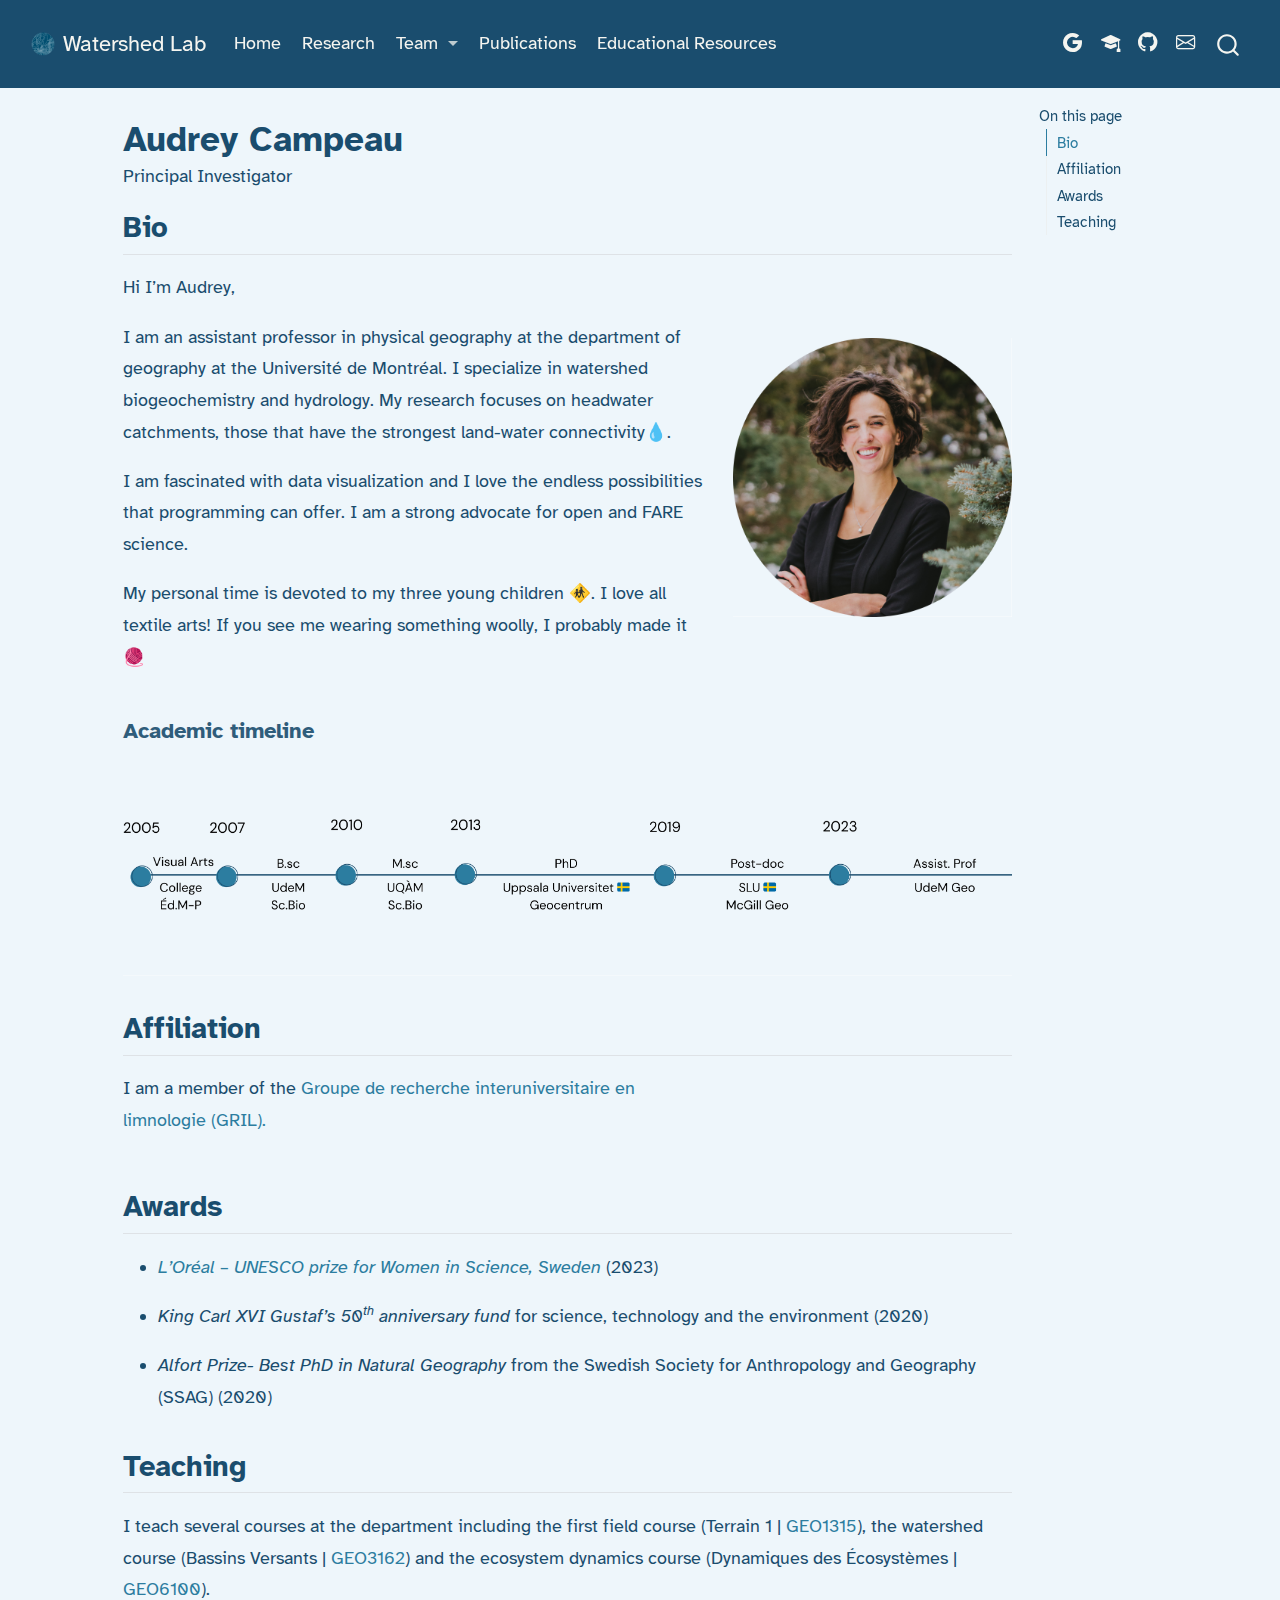
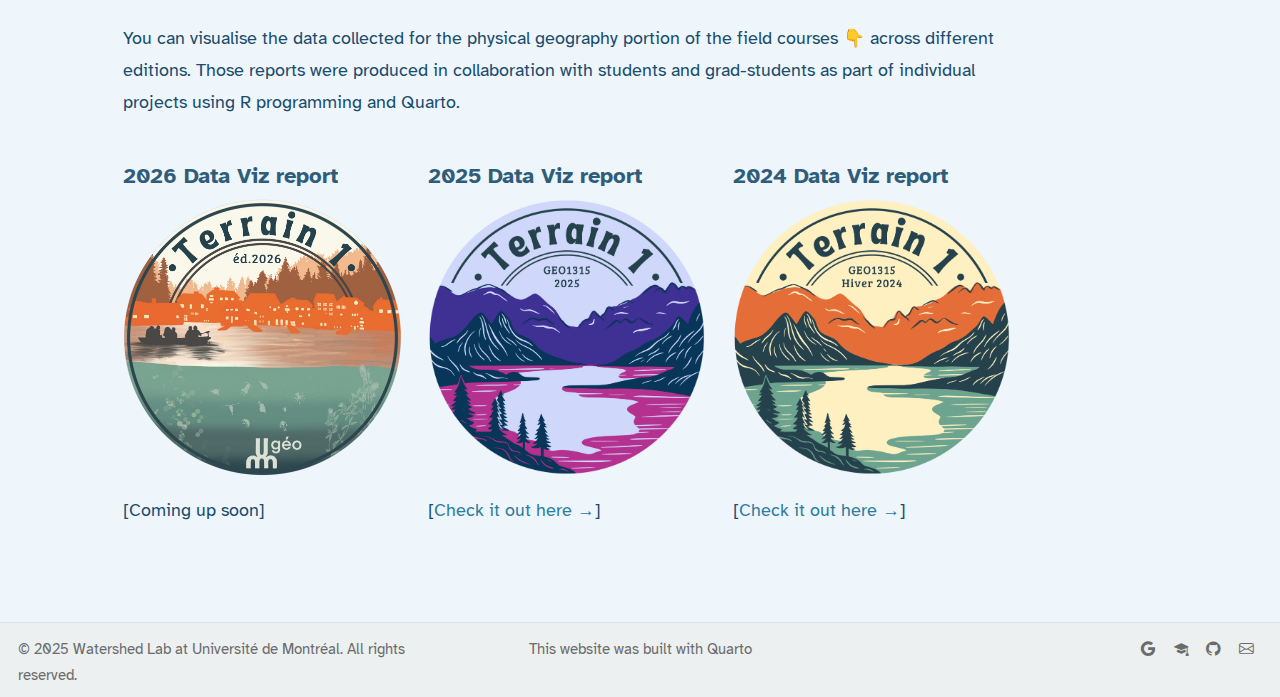
<file: docs/team/PI/PI.html>
<!DOCTYPE html>
<html xmlns="http://www.w3.org/1999/xhtml" lang="en" xml:lang="en"><head>

<meta charset="utf-8">
<meta name="generator" content="quarto-1.8.26">

<meta name="viewport" content="width=device-width, initial-scale=1.0, user-scalable=yes">

<meta name="description" content="Principal Investigator">

<title>Audrey Campeau – Watershed Lab</title>
<style>
code{white-space: pre-wrap;}
span.smallcaps{font-variant: small-caps;}
div.columns{display: flex; gap: min(4vw, 1.5em);}
div.column{flex: auto; overflow-x: auto;}
div.hanging-indent{margin-left: 1.5em; text-indent: -1.5em;}
ul.task-list{list-style: none;}
ul.task-list li input[type="checkbox"] {
  width: 0.8em;
  margin: 0 0.8em 0.2em -1em; /* quarto-specific, see https://github.com/quarto-dev/quarto-cli/issues/4556 */ 
  vertical-align: middle;
}
</style>


<script src="../../site_libs/quarto-nav/quarto-nav.js"></script>
<script src="../../site_libs/quarto-nav/headroom.min.js"></script>
<script src="../../site_libs/clipboard/clipboard.min.js"></script>
<script src="../../site_libs/quarto-search/autocomplete.umd.js"></script>
<script src="../../site_libs/quarto-search/fuse.min.js"></script>
<script src="../../site_libs/quarto-search/quarto-search.js"></script>
<meta name="quarto:offset" content="../../">
<link href="../../images/Logo_Icon.png" rel="icon" type="image/png">
<script src="../../site_libs/quarto-html/quarto.js" type="module"></script>
<script src="../../site_libs/quarto-html/tabsets/tabsets.js" type="module"></script>
<script src="../../site_libs/quarto-html/axe/axe-check.js" type="module"></script>
<script src="../../site_libs/quarto-html/popper.min.js"></script>
<script src="../../site_libs/quarto-html/tippy.umd.min.js"></script>
<script src="../../site_libs/quarto-html/anchor.min.js"></script>
<link href="../../site_libs/quarto-html/tippy.css" rel="stylesheet">
<link href="../../site_libs/quarto-html/quarto-syntax-highlighting-597958c53c93a607afca12fd375c57ed.css" rel="stylesheet" id="quarto-text-highlighting-styles">
<script src="../../site_libs/bootstrap/bootstrap.min.js"></script>
<link href="../../site_libs/bootstrap/bootstrap-icons.css" rel="stylesheet">
<link href="../../site_libs/bootstrap/bootstrap-74ae46bdac8f0d1e77246eab0d84a712.min.css" rel="stylesheet" append-hash="true" id="quarto-bootstrap" data-mode="light">
<script id="quarto-search-options" type="application/json">{
  "location": "navbar",
  "copy-button": false,
  "collapse-after": 3,
  "panel-placement": "end",
  "type": "overlay",
  "limit": 50,
  "keyboard-shortcut": [
    "f",
    "/",
    "s"
  ],
  "show-item-context": false,
  "language": {
    "search-no-results-text": "No results",
    "search-matching-documents-text": "matching documents",
    "search-copy-link-title": "Copy link to search",
    "search-hide-matches-text": "Hide additional matches",
    "search-more-match-text": "more match in this document",
    "search-more-matches-text": "more matches in this document",
    "search-clear-button-title": "Clear",
    "search-text-placeholder": "",
    "search-detached-cancel-button-title": "Cancel",
    "search-submit-button-title": "Submit",
    "search-label": "Search"
  }
}</script>
<style>html{ scroll-behavior: smooth; }</style>


</head>

<body class="nav-fixed quarto-light">

<div id="quarto-search-results"></div>
  <header id="quarto-header" class="headroom fixed-top">
    <nav class="navbar navbar-expand-lg " data-bs-theme="dark">
      <div class="navbar-container container-fluid">
      <div class="navbar-brand-container mx-auto">
    <a href="../../index.html" class="navbar-brand navbar-brand-logo">
    <img src="../../images/Logo_Icon.png" alt="" class="navbar-logo light-content">
    <img src="../../images/Logo_Icon.png" alt="" class="navbar-logo dark-content">
    </a>
    <a class="navbar-brand" href="../../index.html">
    <span class="navbar-title">Watershed Lab</span>
    </a>
  </div>
            <div id="quarto-search" class="" title="Search"></div>
          <button class="navbar-toggler" type="button" data-bs-toggle="collapse" data-bs-target="#navbarCollapse" aria-controls="navbarCollapse" role="menu" aria-expanded="false" aria-label="Toggle navigation" onclick="if (window.quartoToggleHeadroom) { window.quartoToggleHeadroom(); }">
  <span class="navbar-toggler-icon"></span>
</button>
          <div class="collapse navbar-collapse" id="navbarCollapse">
            <ul class="navbar-nav navbar-nav-scroll me-auto">
  <li class="nav-item">
    <a class="nav-link" href="../../index.html"> 
<span class="menu-text">Home</span></a>
  </li>  
  <li class="nav-item">
    <a class="nav-link" href="../../research/research.html"> 
<span class="menu-text">Research</span></a>
  </li>  
  <li class="nav-item dropdown ">
    <a class="nav-link dropdown-toggle" href="#" id="nav-menu-team" role="link" data-bs-toggle="dropdown" aria-expanded="false">
 <span class="menu-text">Team</span>
    </a>
    <ul class="dropdown-menu" aria-labelledby="nav-menu-team">    
        <li>
    <a class="dropdown-item" href="../../team/PI/PI.html">
 <span class="dropdown-text">PI | Audrey</span></a>
  </li>  
        <li>
    <a class="dropdown-item" href="../../team/members/members.html">
 <span class="dropdown-text">Members</span></a>
  </li>  
    </ul>
  </li>
  <li class="nav-item">
    <a class="nav-link" href="../../publications/publications.html"> 
<span class="menu-text">Publications</span></a>
  </li>  
  <li class="nav-item">
    <a class="nav-link" href="../../ressources/ressources.html"> 
<span class="menu-text">Educational Resources</span></a>
  </li>  
</ul>
            <ul class="navbar-nav navbar-nav-scroll ms-auto">
  <li class="nav-item compact">
    <a class="nav-link" href="https://scholar.google.com/citations?user=3rr3LlwAAAAJ&amp;hl=en"> <i class="bi bi-google" role="img">
</i> 
<span class="menu-text"></span></a>
  </li>  
  <li class="nav-item compact">
    <a class="nav-link" href="https://recherche.umontreal.ca/en/chercheur/is/in36574/"> <i class="bi bi-mortarboard-fill" role="img">
</i> 
<span class="menu-text"></span></a>
  </li>  
  <li class="nav-item compact">
    <a class="nav-link" href="https://github.com/audreycampeau"> <i class="bi bi-github" role="img">
</i> 
<span class="menu-text"></span></a>
  </li>  
  <li class="nav-item compact">
    <a class="nav-link" href="mailto:audrey.campeau@umontreal.ca"> <i class="bi bi-envelope" role="img">
</i> 
<span class="menu-text"></span></a>
  </li>  
</ul>
          </div> <!-- /navcollapse -->
            <div class="quarto-navbar-tools">
</div>
      </div> <!-- /container-fluid -->
    </nav>
</header>
<!-- content -->
<div id="quarto-content" class="quarto-container page-columns page-rows-contents page-layout-article page-navbar">
<!-- sidebar -->
<!-- margin-sidebar -->
    <div id="quarto-margin-sidebar" class="sidebar margin-sidebar">
        <nav id="TOC" role="doc-toc" class="toc-active">
    <h2 id="toc-title">On this page</h2>
   
  <ul>
  <li><a href="#bio" id="toc-bio" class="nav-link active" data-scroll-target="#bio">Bio</a></li>
  <li><a href="#affiliation" id="toc-affiliation" class="nav-link" data-scroll-target="#affiliation">Affiliation</a></li>
  <li><a href="#awards" id="toc-awards" class="nav-link" data-scroll-target="#awards">Awards</a></li>
  <li><a href="#teaching" id="toc-teaching" class="nav-link" data-scroll-target="#teaching">Teaching</a></li>
  </ul>
</nav>
    </div>
<!-- main -->
<main class="content" id="quarto-document-content">

<header id="title-block-header" class="quarto-title-block default">
<div class="quarto-title">
<h1 class="title">Audrey Campeau</h1>
</div>

<div>
  <div class="description">
    Principal Investigator
  </div>
</div>


<div class="quarto-title-meta">

    
  
    
  </div>
  


</header>


<section id="bio" class="level2">
<h2 class="anchored" data-anchor-id="bio">Bio</h2>
<div class="grid">
<div class="g-col-8">
<p>Hi I’m Audrey,</p>
<p>I am an assistant professor in physical geography at the department of geography at the Université de Montréal. I specialize in watershed biogeochemistry and hydrology. My research focuses on headwater catchments, those that have the strongest land-water connectivity💧.</p>
<p>I am fascinated with data visualization and I love the endless possibilities that programming can offer. I am a strong advocate for open and FARE science.</p>
<p>My personal time is devoted to my three young children 🚸. I love all textile arts! If you see me wearing something woolly, I probably made it 🧶</p>
</div>
<section id="section" class="level3 g-col-4">
<h3 class="anchored" data-anchor-id="section"></h3>
<div class="quarto-figure quarto-figure-center">
<figure class="figure">
<p><img src="../../images/Profile Photo.png" class="img-fluid quarto-figure quarto-figure-center figure-img" width="300"></p>
</figure>
</div>
</section>
</div>
<section id="academic-timeline" class="level4">
<h4 class="anchored" data-anchor-id="academic-timeline">Academic timeline</h4>
<p><img src="../../images/audrey_bio.png" class="img-fluid"></p>
</section>
</section>
<section id="affiliation" class="level2">
<h2 class="anchored" data-anchor-id="affiliation">Affiliation</h2>
<div class="grid">
<div class="g-col-8">
<p>I am a member of the <a href="https://oraprdnt.uqtr.uquebec.ca/portail/gscw031?owa_no_site=543">Groupe de recherche interuniversitaire en limnologie (GRIL).</a></p>
</div>
</div>
</section>
<section id="awards" class="level2">
<h2 class="anchored" data-anchor-id="awards">Awards</h2>
<ul>
<li><p><a href="https://sverigesungaakademi.se/barn-och-samhalle/klimat-och-ai-forskning-i-fokus-for-2023-ars-mottagare-av-loreal-unesco-for-women-in-science-priset/"><em>L’Oréal – UNESCO prize for Women in Science, Sweden</em></a>&nbsp;(2023)</p></li>
<li><p><em>King Carl XVI Gustaf’s 50<sup>th</sup>&nbsp;anniversary fund</em>&nbsp;for science, technology and the environment (2020)</p></li>
<li><p><em>Alfort Prize- Best PhD in Natural Geography</em>&nbsp;from the Swedish Society for Anthropology and Geography (SSAG) (2020)</p></li>
</ul>
</section>
<section id="teaching" class="level2">
<h2 class="anchored" data-anchor-id="teaching">Teaching</h2>
<p>I teach several courses at the department including the first field course (Terrain 1 | <a href="https://admission.umontreal.ca/cours-et-horaires/cours/geo-1315/">GEO1315</a>), the watershed course (Bassins Versants | <a href="https://admission.umontreal.ca/cours-et-horaires/cours/geo-3162/">GEO3162</a>) and the ecosystem dynamics course (Dynamiques des Écosystèmes | <a href="https://admission.umontreal.ca/cours-et-horaires/cours/geo-6100/">GEO6100</a>).</p>
<div class="grid">
<div class="g-col-8">

</div>
</div>
<p>You can visualise the data collected for the physical geography portion of the field courses 👇 across different editions. Those reports were produced in collaboration with students and grad-students as part of individual projects using R programming and Quarto.</p>
<div class="grid">
<section id="data-viz-report" class="level4 g-col-4">
<h4 class="anchored" data-anchor-id="data-viz-report">2026 Data Viz report</h4>
<p><img src="../../images/Teaching/Logo_2026.png" class="img-fluid" width="300"></p>
<p>[Coming up soon]</p>
</section>
<section id="data-viz-report-1" class="level4 g-col-4">
<h4 class="anchored" data-anchor-id="data-viz-report-1">2025 Data Viz report</h4>
<p><img src="../../images/Teaching/Logo_2025.png" class="img-fluid" width="300"></p>
<p>[<a href="https://audreycampeau.github.io/GEO1315_2025_DataViz/">Check it out here →</a>]</p>
</section>
<section id="data-viz-report-2" class="level4 g-col-4">
<h4 class="anchored" data-anchor-id="data-viz-report-2">2024 Data Viz report</h4>
<p><img src="../../images/Teaching/Logo_2024.png" class="img-fluid" width="300"></p>
<p>[<a href="https://audreycampeau.github.io/geo-terrain/">Check it out here →</a>]</p>
</section>
</div>


</section>

</main> <!-- /main -->
<script id="quarto-html-after-body" type="application/javascript">
  window.document.addEventListener("DOMContentLoaded", function (event) {
    const icon = "";
    const anchorJS = new window.AnchorJS();
    anchorJS.options = {
      placement: 'right',
      icon: icon
    };
    anchorJS.add('.anchored');
    const isCodeAnnotation = (el) => {
      for (const clz of el.classList) {
        if (clz.startsWith('code-annotation-')) {                     
          return true;
        }
      }
      return false;
    }
    const onCopySuccess = function(e) {
      // button target
      const button = e.trigger;
      // don't keep focus
      button.blur();
      // flash "checked"
      button.classList.add('code-copy-button-checked');
      var currentTitle = button.getAttribute("title");
      button.setAttribute("title", "Copied!");
      let tooltip;
      if (window.bootstrap) {
        button.setAttribute("data-bs-toggle", "tooltip");
        button.setAttribute("data-bs-placement", "left");
        button.setAttribute("data-bs-title", "Copied!");
        tooltip = new bootstrap.Tooltip(button, 
          { trigger: "manual", 
            customClass: "code-copy-button-tooltip",
            offset: [0, -8]});
        tooltip.show();    
      }
      setTimeout(function() {
        if (tooltip) {
          tooltip.hide();
          button.removeAttribute("data-bs-title");
          button.removeAttribute("data-bs-toggle");
          button.removeAttribute("data-bs-placement");
        }
        button.setAttribute("title", currentTitle);
        button.classList.remove('code-copy-button-checked');
      }, 1000);
      // clear code selection
      e.clearSelection();
    }
    const getTextToCopy = function(trigger) {
      const outerScaffold = trigger.parentElement.cloneNode(true);
      const codeEl = outerScaffold.querySelector('code');
      for (const childEl of codeEl.children) {
        if (isCodeAnnotation(childEl)) {
          childEl.remove();
        }
      }
      return codeEl.innerText;
    }
    const clipboard = new window.ClipboardJS('.code-copy-button:not([data-in-quarto-modal])', {
      text: getTextToCopy
    });
    clipboard.on('success', onCopySuccess);
    if (window.document.getElementById('quarto-embedded-source-code-modal')) {
      const clipboardModal = new window.ClipboardJS('.code-copy-button[data-in-quarto-modal]', {
        text: getTextToCopy,
        container: window.document.getElementById('quarto-embedded-source-code-modal')
      });
      clipboardModal.on('success', onCopySuccess);
    }
      var localhostRegex = new RegExp(/^(?:http|https):\/\/localhost\:?[0-9]*\//);
      var mailtoRegex = new RegExp(/^mailto:/);
        var filterRegex = new RegExp('/' + window.location.host + '/');
      var isInternal = (href) => {
          return filterRegex.test(href) || localhostRegex.test(href) || mailtoRegex.test(href);
      }
      // Inspect non-navigation links and adorn them if external
     var links = window.document.querySelectorAll('a[href]:not(.nav-link):not(.navbar-brand):not(.toc-action):not(.sidebar-link):not(.sidebar-item-toggle):not(.pagination-link):not(.no-external):not([aria-hidden]):not(.dropdown-item):not(.quarto-navigation-tool):not(.about-link)');
      for (var i=0; i<links.length; i++) {
        const link = links[i];
        if (!isInternal(link.href)) {
          // undo the damage that might have been done by quarto-nav.js in the case of
          // links that we want to consider external
          if (link.dataset.originalHref !== undefined) {
            link.href = link.dataset.originalHref;
          }
            // target, if specified
            link.setAttribute("target", "_blank");
            if (link.getAttribute("rel") === null) {
              link.setAttribute("rel", "noopener");
            }
        }
      }
    function tippyHover(el, contentFn, onTriggerFn, onUntriggerFn) {
      const config = {
        allowHTML: true,
        maxWidth: 500,
        delay: 100,
        arrow: false,
        appendTo: function(el) {
            return el.parentElement;
        },
        interactive: true,
        interactiveBorder: 10,
        theme: 'quarto',
        placement: 'bottom-start',
      };
      if (contentFn) {
        config.content = contentFn;
      }
      if (onTriggerFn) {
        config.onTrigger = onTriggerFn;
      }
      if (onUntriggerFn) {
        config.onUntrigger = onUntriggerFn;
      }
      window.tippy(el, config); 
    }
    const noterefs = window.document.querySelectorAll('a[role="doc-noteref"]');
    for (var i=0; i<noterefs.length; i++) {
      const ref = noterefs[i];
      tippyHover(ref, function() {
        // use id or data attribute instead here
        let href = ref.getAttribute('data-footnote-href') || ref.getAttribute('href');
        try { href = new URL(href).hash; } catch {}
        const id = href.replace(/^#\/?/, "");
        const note = window.document.getElementById(id);
        if (note) {
          return note.innerHTML;
        } else {
          return "";
        }
      });
    }
    const xrefs = window.document.querySelectorAll('a.quarto-xref');
    const processXRef = (id, note) => {
      // Strip column container classes
      const stripColumnClz = (el) => {
        el.classList.remove("page-full", "page-columns");
        if (el.children) {
          for (const child of el.children) {
            stripColumnClz(child);
          }
        }
      }
      stripColumnClz(note)
      if (id === null || id.startsWith('sec-')) {
        // Special case sections, only their first couple elements
        const container = document.createElement("div");
        if (note.children && note.children.length > 2) {
          container.appendChild(note.children[0].cloneNode(true));
          for (let i = 1; i < note.children.length; i++) {
            const child = note.children[i];
            if (child.tagName === "P" && child.innerText === "") {
              continue;
            } else {
              container.appendChild(child.cloneNode(true));
              break;
            }
          }
          if (window.Quarto?.typesetMath) {
            window.Quarto.typesetMath(container);
          }
          return container.innerHTML
        } else {
          if (window.Quarto?.typesetMath) {
            window.Quarto.typesetMath(note);
          }
          return note.innerHTML;
        }
      } else {
        // Remove any anchor links if they are present
        const anchorLink = note.querySelector('a.anchorjs-link');
        if (anchorLink) {
          anchorLink.remove();
        }
        if (window.Quarto?.typesetMath) {
          window.Quarto.typesetMath(note);
        }
        if (note.classList.contains("callout")) {
          return note.outerHTML;
        } else {
          return note.innerHTML;
        }
      }
    }
    for (var i=0; i<xrefs.length; i++) {
      const xref = xrefs[i];
      tippyHover(xref, undefined, function(instance) {
        instance.disable();
        let url = xref.getAttribute('href');
        let hash = undefined; 
        if (url.startsWith('#')) {
          hash = url;
        } else {
          try { hash = new URL(url).hash; } catch {}
        }
        if (hash) {
          const id = hash.replace(/^#\/?/, "");
          const note = window.document.getElementById(id);
          if (note !== null) {
            try {
              const html = processXRef(id, note.cloneNode(true));
              instance.setContent(html);
            } finally {
              instance.enable();
              instance.show();
            }
          } else {
            // See if we can fetch this
            fetch(url.split('#')[0])
            .then(res => res.text())
            .then(html => {
              const parser = new DOMParser();
              const htmlDoc = parser.parseFromString(html, "text/html");
              const note = htmlDoc.getElementById(id);
              if (note !== null) {
                const html = processXRef(id, note);
                instance.setContent(html);
              } 
            }).finally(() => {
              instance.enable();
              instance.show();
            });
          }
        } else {
          // See if we can fetch a full url (with no hash to target)
          // This is a special case and we should probably do some content thinning / targeting
          fetch(url)
          .then(res => res.text())
          .then(html => {
            const parser = new DOMParser();
            const htmlDoc = parser.parseFromString(html, "text/html");
            const note = htmlDoc.querySelector('main.content');
            if (note !== null) {
              // This should only happen for chapter cross references
              // (since there is no id in the URL)
              // remove the first header
              if (note.children.length > 0 && note.children[0].tagName === "HEADER") {
                note.children[0].remove();
              }
              const html = processXRef(null, note);
              instance.setContent(html);
            } 
          }).finally(() => {
            instance.enable();
            instance.show();
          });
        }
      }, function(instance) {
      });
    }
        let selectedAnnoteEl;
        const selectorForAnnotation = ( cell, annotation) => {
          let cellAttr = 'data-code-cell="' + cell + '"';
          let lineAttr = 'data-code-annotation="' +  annotation + '"';
          const selector = 'span[' + cellAttr + '][' + lineAttr + ']';
          return selector;
        }
        const selectCodeLines = (annoteEl) => {
          const doc = window.document;
          const targetCell = annoteEl.getAttribute("data-target-cell");
          const targetAnnotation = annoteEl.getAttribute("data-target-annotation");
          const annoteSpan = window.document.querySelector(selectorForAnnotation(targetCell, targetAnnotation));
          const lines = annoteSpan.getAttribute("data-code-lines").split(",");
          const lineIds = lines.map((line) => {
            return targetCell + "-" + line;
          })
          let top = null;
          let height = null;
          let parent = null;
          if (lineIds.length > 0) {
              //compute the position of the single el (top and bottom and make a div)
              const el = window.document.getElementById(lineIds[0]);
              top = el.offsetTop;
              height = el.offsetHeight;
              parent = el.parentElement.parentElement;
            if (lineIds.length > 1) {
              const lastEl = window.document.getElementById(lineIds[lineIds.length - 1]);
              const bottom = lastEl.offsetTop + lastEl.offsetHeight;
              height = bottom - top;
            }
            if (top !== null && height !== null && parent !== null) {
              // cook up a div (if necessary) and position it 
              let div = window.document.getElementById("code-annotation-line-highlight");
              if (div === null) {
                div = window.document.createElement("div");
                div.setAttribute("id", "code-annotation-line-highlight");
                div.style.position = 'absolute';
                parent.appendChild(div);
              }
              div.style.top = top - 2 + "px";
              div.style.height = height + 4 + "px";
              div.style.left = 0;
              let gutterDiv = window.document.getElementById("code-annotation-line-highlight-gutter");
              if (gutterDiv === null) {
                gutterDiv = window.document.createElement("div");
                gutterDiv.setAttribute("id", "code-annotation-line-highlight-gutter");
                gutterDiv.style.position = 'absolute';
                const codeCell = window.document.getElementById(targetCell);
                const gutter = codeCell.querySelector('.code-annotation-gutter');
                gutter.appendChild(gutterDiv);
              }
              gutterDiv.style.top = top - 2 + "px";
              gutterDiv.style.height = height + 4 + "px";
            }
            selectedAnnoteEl = annoteEl;
          }
        };
        const unselectCodeLines = () => {
          const elementsIds = ["code-annotation-line-highlight", "code-annotation-line-highlight-gutter"];
          elementsIds.forEach((elId) => {
            const div = window.document.getElementById(elId);
            if (div) {
              div.remove();
            }
          });
          selectedAnnoteEl = undefined;
        };
          // Handle positioning of the toggle
      window.addEventListener(
        "resize",
        throttle(() => {
          elRect = undefined;
          if (selectedAnnoteEl) {
            selectCodeLines(selectedAnnoteEl);
          }
        }, 10)
      );
      function throttle(fn, ms) {
      let throttle = false;
      let timer;
        return (...args) => {
          if(!throttle) { // first call gets through
              fn.apply(this, args);
              throttle = true;
          } else { // all the others get throttled
              if(timer) clearTimeout(timer); // cancel #2
              timer = setTimeout(() => {
                fn.apply(this, args);
                timer = throttle = false;
              }, ms);
          }
        };
      }
        // Attach click handler to the DT
        const annoteDls = window.document.querySelectorAll('dt[data-target-cell]');
        for (const annoteDlNode of annoteDls) {
          annoteDlNode.addEventListener('click', (event) => {
            const clickedEl = event.target;
            if (clickedEl !== selectedAnnoteEl) {
              unselectCodeLines();
              const activeEl = window.document.querySelector('dt[data-target-cell].code-annotation-active');
              if (activeEl) {
                activeEl.classList.remove('code-annotation-active');
              }
              selectCodeLines(clickedEl);
              clickedEl.classList.add('code-annotation-active');
            } else {
              // Unselect the line
              unselectCodeLines();
              clickedEl.classList.remove('code-annotation-active');
            }
          });
        }
    const findCites = (el) => {
      const parentEl = el.parentElement;
      if (parentEl) {
        const cites = parentEl.dataset.cites;
        if (cites) {
          return {
            el,
            cites: cites.split(' ')
          };
        } else {
          return findCites(el.parentElement)
        }
      } else {
        return undefined;
      }
    };
    var bibliorefs = window.document.querySelectorAll('a[role="doc-biblioref"]');
    for (var i=0; i<bibliorefs.length; i++) {
      const ref = bibliorefs[i];
      const citeInfo = findCites(ref);
      if (citeInfo) {
        tippyHover(citeInfo.el, function() {
          var popup = window.document.createElement('div');
          citeInfo.cites.forEach(function(cite) {
            var citeDiv = window.document.createElement('div');
            citeDiv.classList.add('hanging-indent');
            citeDiv.classList.add('csl-entry');
            var biblioDiv = window.document.getElementById('ref-' + cite);
            if (biblioDiv) {
              citeDiv.innerHTML = biblioDiv.innerHTML;
            }
            popup.appendChild(citeDiv);
          });
          return popup.innerHTML;
        });
      }
    }
  });
  </script>
</div> <!-- /content -->
<footer class="footer">
  <div class="nav-footer">
    <div class="nav-footer-left">
<p>© 2025 Watershed Lab at Université de Montréal. All rights reserved.</p>
</div>   
    <div class="nav-footer-center">
<p>This website was built with <a href="https://quarto.org">Quarto</a></p>
</div>
    <div class="nav-footer-right">
      <ul class="footer-items list-unstyled">
    <li class="nav-item compact">
    <a class="nav-link" href="https://scholar.google.com/citations?user=3rr3LlwAAAAJ&amp;hl=en">
      <i class="bi bi-google" role="img">
</i> 
    </a>
  </li>  
    <li class="nav-item compact">
    <a class="nav-link" href="https://recherche.umontreal.ca/en/chercheur/is/in36574/">
      <i class="bi bi-mortarboard-fill" role="img">
</i> 
    </a>
  </li>  
    <li class="nav-item compact">
    <a class="nav-link" href="https://github.com/audreycampeau">
      <i class="bi bi-github" role="img">
</i> 
    </a>
  </li>  
    <li class="nav-item compact">
    <a class="nav-link" href="mailto:audrey.campeau@umontreal.ca">
      <i class="bi bi-envelope" role="img">
</i> 
    </a>
  </li>  
</ul>
    </div>
  </div>
</footer>




<script src="../../site_libs/quarto-html/zenscroll-min.js"></script>
</body></html>
</file>
<file: docs/site_libs/quarto-html/tippy.css>
.tippy-box[data-animation=fade][data-state=hidden]{opacity:0}[data-tippy-root]{max-width:calc(100vw - 10px)}.tippy-box{position:relative;background-color:#333;color:#fff;border-radius:4px;font-size:14px;line-height:1.4;white-space:normal;outline:0;transition-property:transform,visibility,opacity}.tippy-box[data-placement^=top]>.tippy-arrow{bottom:0}.tippy-box[data-placement^=top]>.tippy-arrow:before{bottom:-7px;left:0;border-width:8px 8px 0;border-top-color:initial;transform-origin:center top}.tippy-box[data-placement^=bottom]>.tippy-arrow{top:0}.tippy-box[data-placement^=bottom]>.tippy-arrow:before{top:-7px;left:0;border-width:0 8px 8px;border-bottom-color:initial;transform-origin:center bottom}.tippy-box[data-placement^=left]>.tippy-arrow{right:0}.tippy-box[data-placement^=left]>.tippy-arrow:before{border-width:8px 0 8px 8px;border-left-color:initial;right:-7px;transform-origin:center left}.tippy-box[data-placement^=right]>.tippy-arrow{left:0}.tippy-box[data-placement^=right]>.tippy-arrow:before{left:-7px;border-width:8px 8px 8px 0;border-right-color:initial;transform-origin:center right}.tippy-box[data-inertia][data-state=visible]{transition-timing-function:cubic-bezier(.54,1.5,.38,1.11)}.tippy-arrow{width:16px;height:16px;color:#333}.tippy-arrow:before{content:"";position:absolute;border-color:transparent;border-style:solid}.tippy-content{position:relative;padding:5px 9px;z-index:1}
</file>
<file: docs/site_libs/quarto-html/quarto-syntax-highlighting-597958c53c93a607afca12fd375c57ed.css>
/* quarto syntax highlight colors */
:root {
  --quarto-hl-al-color: #ff5555;
  --quarto-hl-an-color: #6a737d;
  --quarto-hl-at-color: #d73a49;
  --quarto-hl-bn-color: #005cc5;
  --quarto-hl-bu-color: #d73a49;
  --quarto-hl-ch-color: #032f62;
  --quarto-hl-co-color: #6a737d;
  --quarto-hl-cv-color: #6a737d;
  --quarto-hl-cn-color: #005cc5;
  --quarto-hl-cf-color: #d73a49;
  --quarto-hl-dt-color: #d73a49;
  --quarto-hl-dv-color: #005cc5;
  --quarto-hl-do-color: #6a737d;
  --quarto-hl-er-color: #ff5555;
  --quarto-hl-ex-color: #d73a49;
  --quarto-hl-fl-color: #005cc5;
  --quarto-hl-fu-color: #6f42c1;
  --quarto-hl-im-color: #032f62;
  --quarto-hl-in-color: #6a737d;
  --quarto-hl-kw-color: #d73a49;
  --quarto-hl-op-color: #24292e;
  --quarto-hl-pp-color: #d73a49;
  --quarto-hl-re-color: #6a737d;
  --quarto-hl-sc-color: #005cc5;
  --quarto-hl-ss-color: #032f62;
  --quarto-hl-st-color: #032f62;
  --quarto-hl-va-color: #e36209;
  --quarto-hl-vs-color: #032f62;
  --quarto-hl-wa-color: #ff5555;
}

/* other quarto variables */
:root {
  --quarto-font-monospace: SFMono-Regular, Menlo, Monaco, Consolas, "Liberation Mono", "Courier New", monospace;
}

/* syntax highlight based on Pandoc's rules */
pre > code.sourceCode > span {
  color: #24292e;
}

code.sourceCode > span {
  color: #24292e;
}

div.sourceCode,
div.sourceCode pre.sourceCode {
  color: #24292e;
}

/* Normal */
code span {
  color: #24292e;
}

/* Alert */
code span.al {
  font-weight: bold;
  color: #ff5555;
}

/* Annotation */
code span.an {
  color: #6a737d;
}

/* Attribute */
code span.at {
  color: #d73a49;
}

/* BaseN */
code span.bn {
  color: #005cc5;
}

/* BuiltIn */
code span.bu {
  color: #d73a49;
}

/* ControlFlow */
code span.cf {
  color: #d73a49;
}

/* Char */
code span.ch {
  color: #032f62;
}

/* Constant */
code span.cn {
  color: #005cc5;
}

/* Comment */
code span.co {
  color: #6a737d;
}

/* CommentVar */
code span.cv {
  color: #6a737d;
}

/* Documentation */
code span.do {
  color: #6a737d;
}

/* DataType */
code span.dt {
  color: #d73a49;
}

/* DecVal */
code span.dv {
  color: #005cc5;
}

/* Error */
code span.er {
  color: #ff5555;
  text-decoration: underline;
}

/* Extension */
code span.ex {
  font-weight: bold;
  color: #d73a49;
}

/* Float */
code span.fl {
  color: #005cc5;
}

/* Function */
code span.fu {
  color: #6f42c1;
}

/* Import */
code span.im {
  color: #032f62;
}

/* Information */
code span.in {
  color: #6a737d;
}

/* Keyword */
code span.kw {
  color: #d73a49;
}

/* Operator */
code span.op {
  color: #24292e;
}

/* Preprocessor */
code span.pp {
  color: #d73a49;
}

/* RegionMarker */
code span.re {
  color: #6a737d;
}

/* SpecialChar */
code span.sc {
  color: #005cc5;
}

/* SpecialString */
code span.ss {
  color: #032f62;
}

/* String */
code span.st {
  color: #032f62;
}

/* Variable */
code span.va {
  color: #e36209;
}

/* VerbatimString */
code span.vs {
  color: #032f62;
}

/* Warning */
code span.wa {
  color: #ff5555;
}

.prevent-inlining {
  content: "</";
}

/*# sourceMappingURL=66e7f55fcf14ffca7aa1b791d8228cd1.css.map */
</file>
